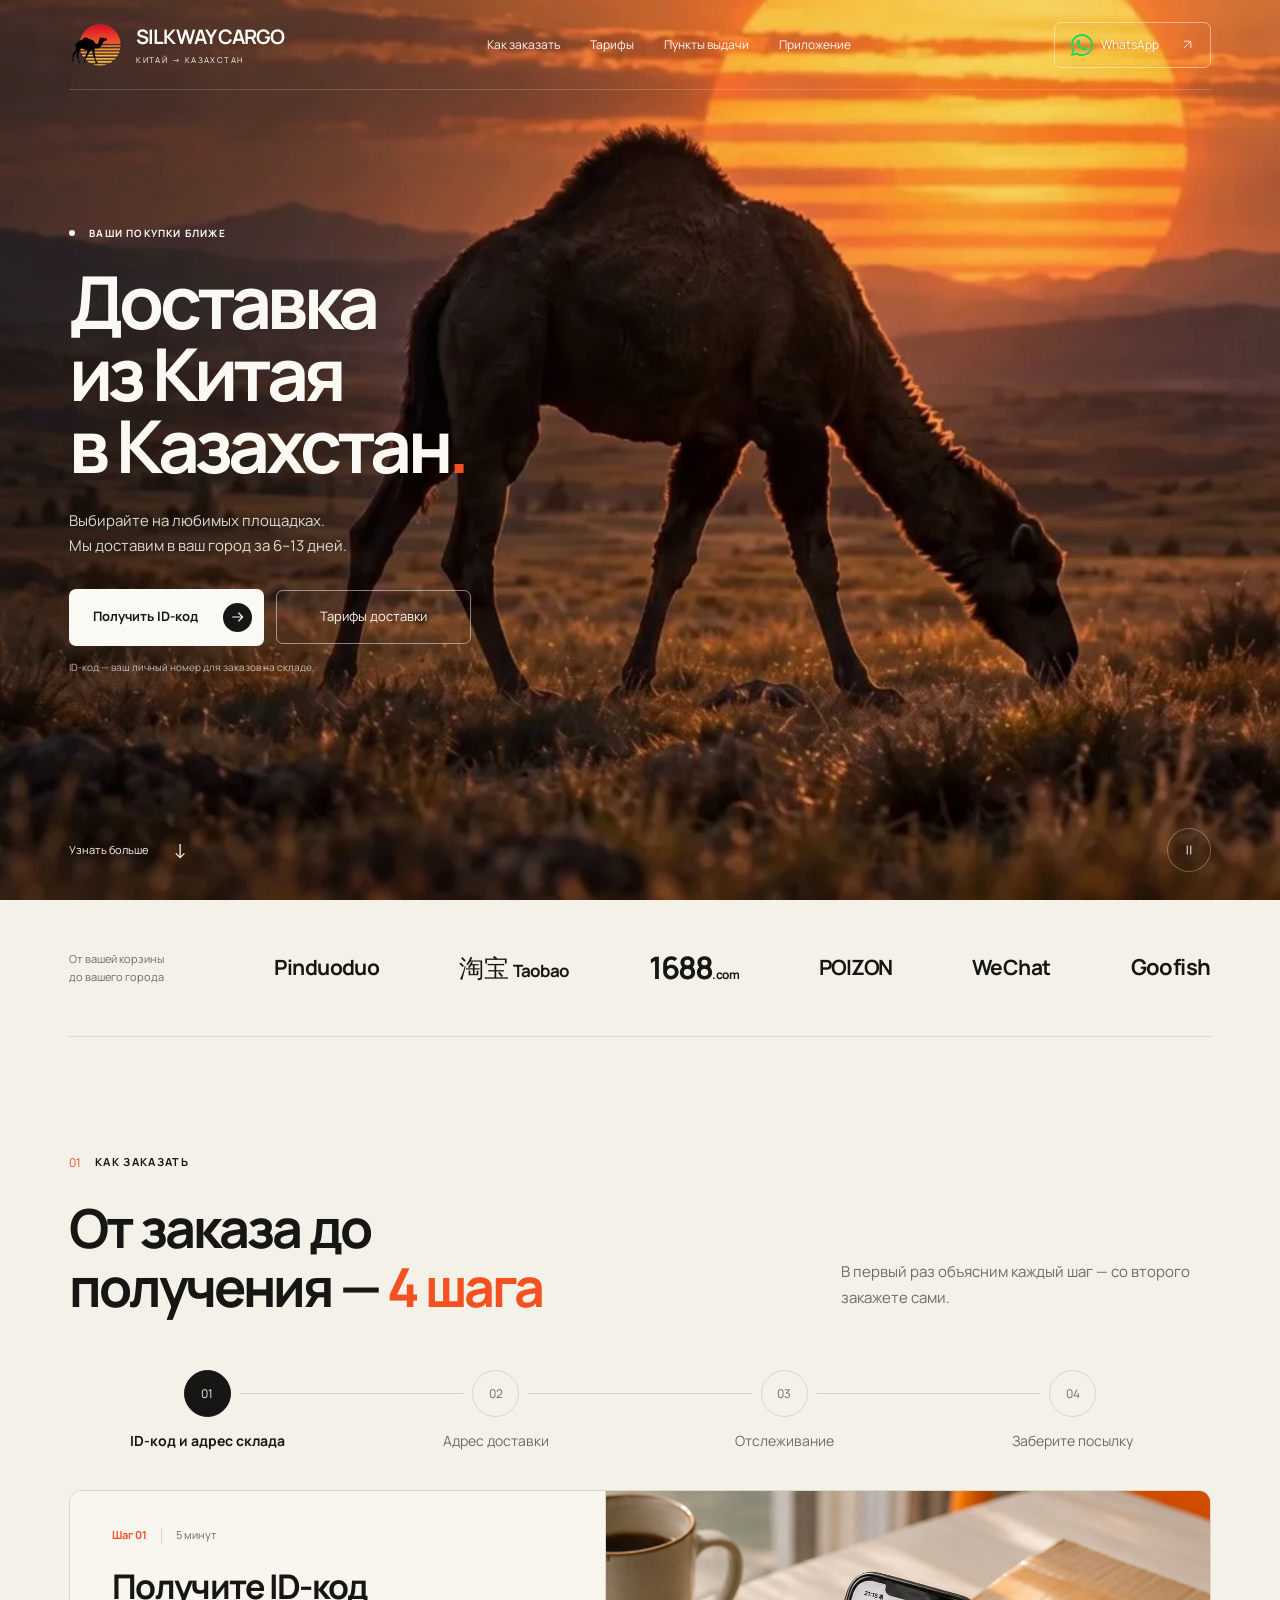
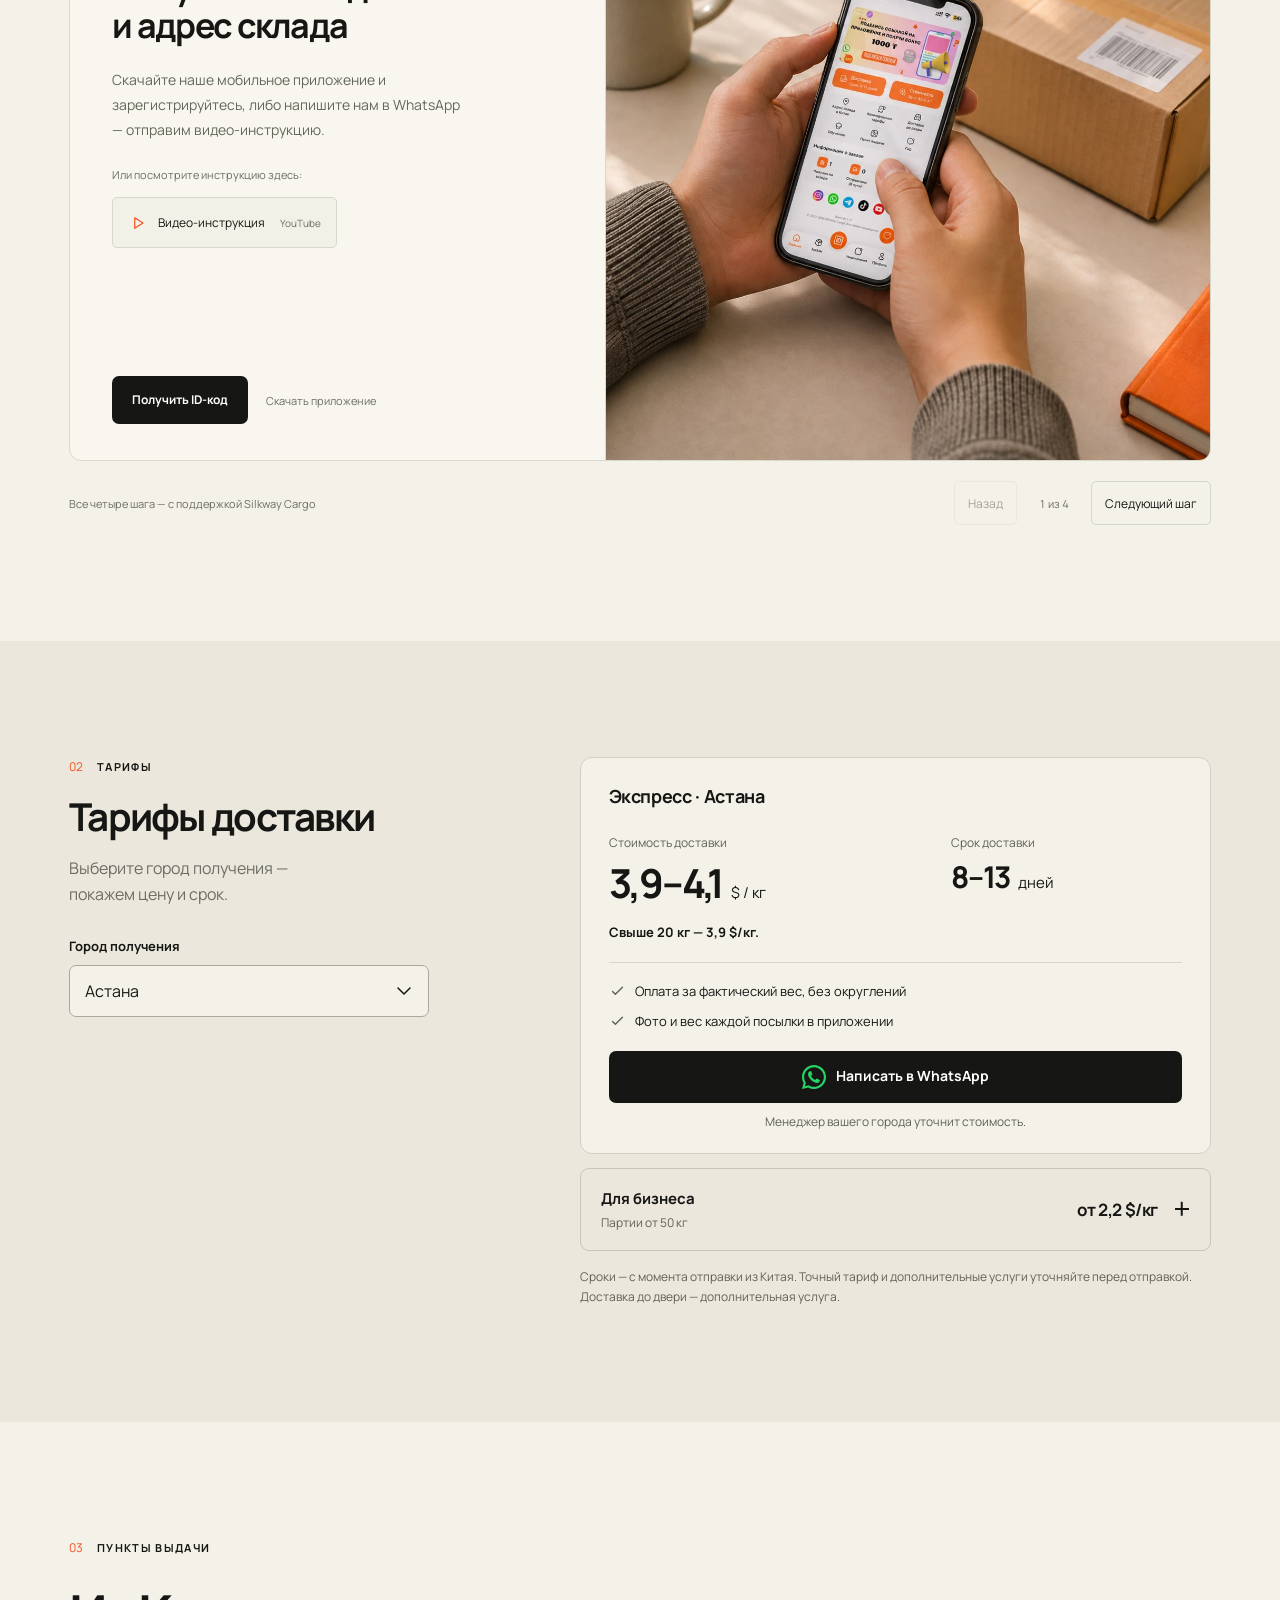
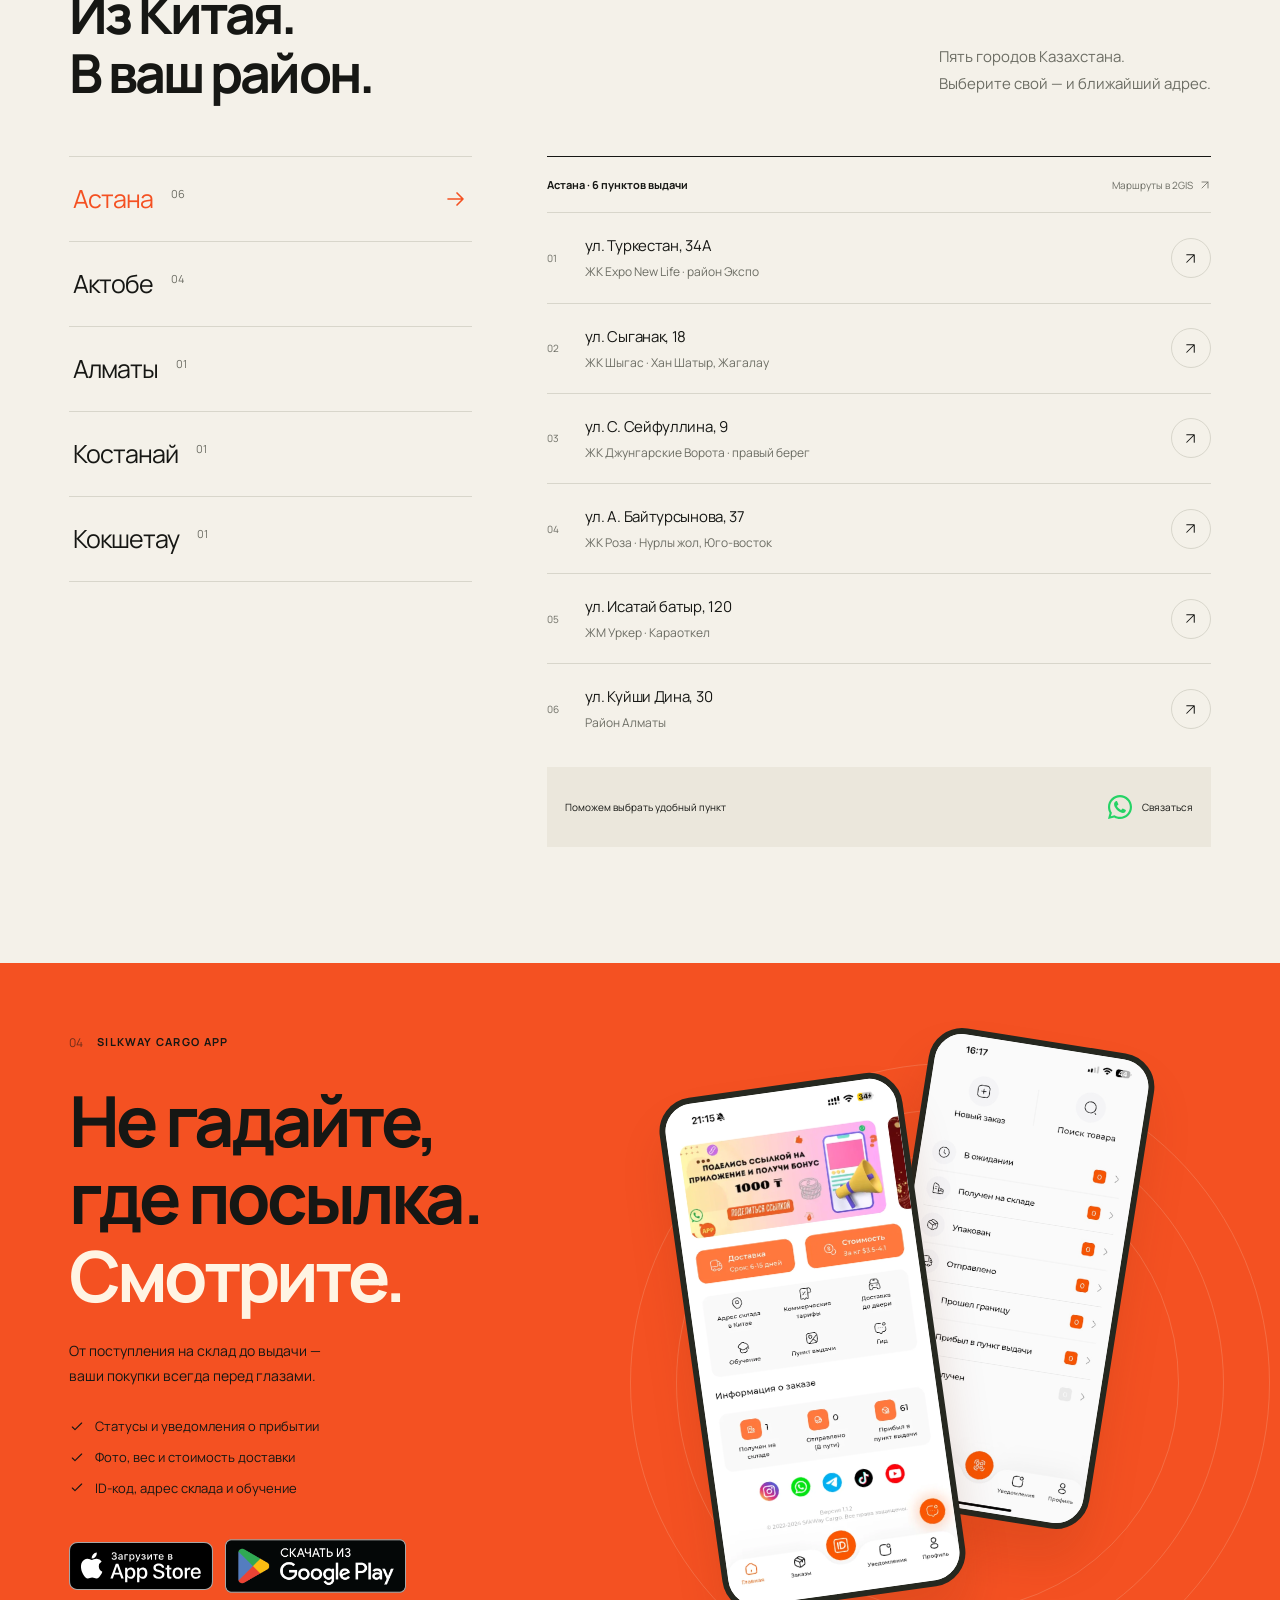
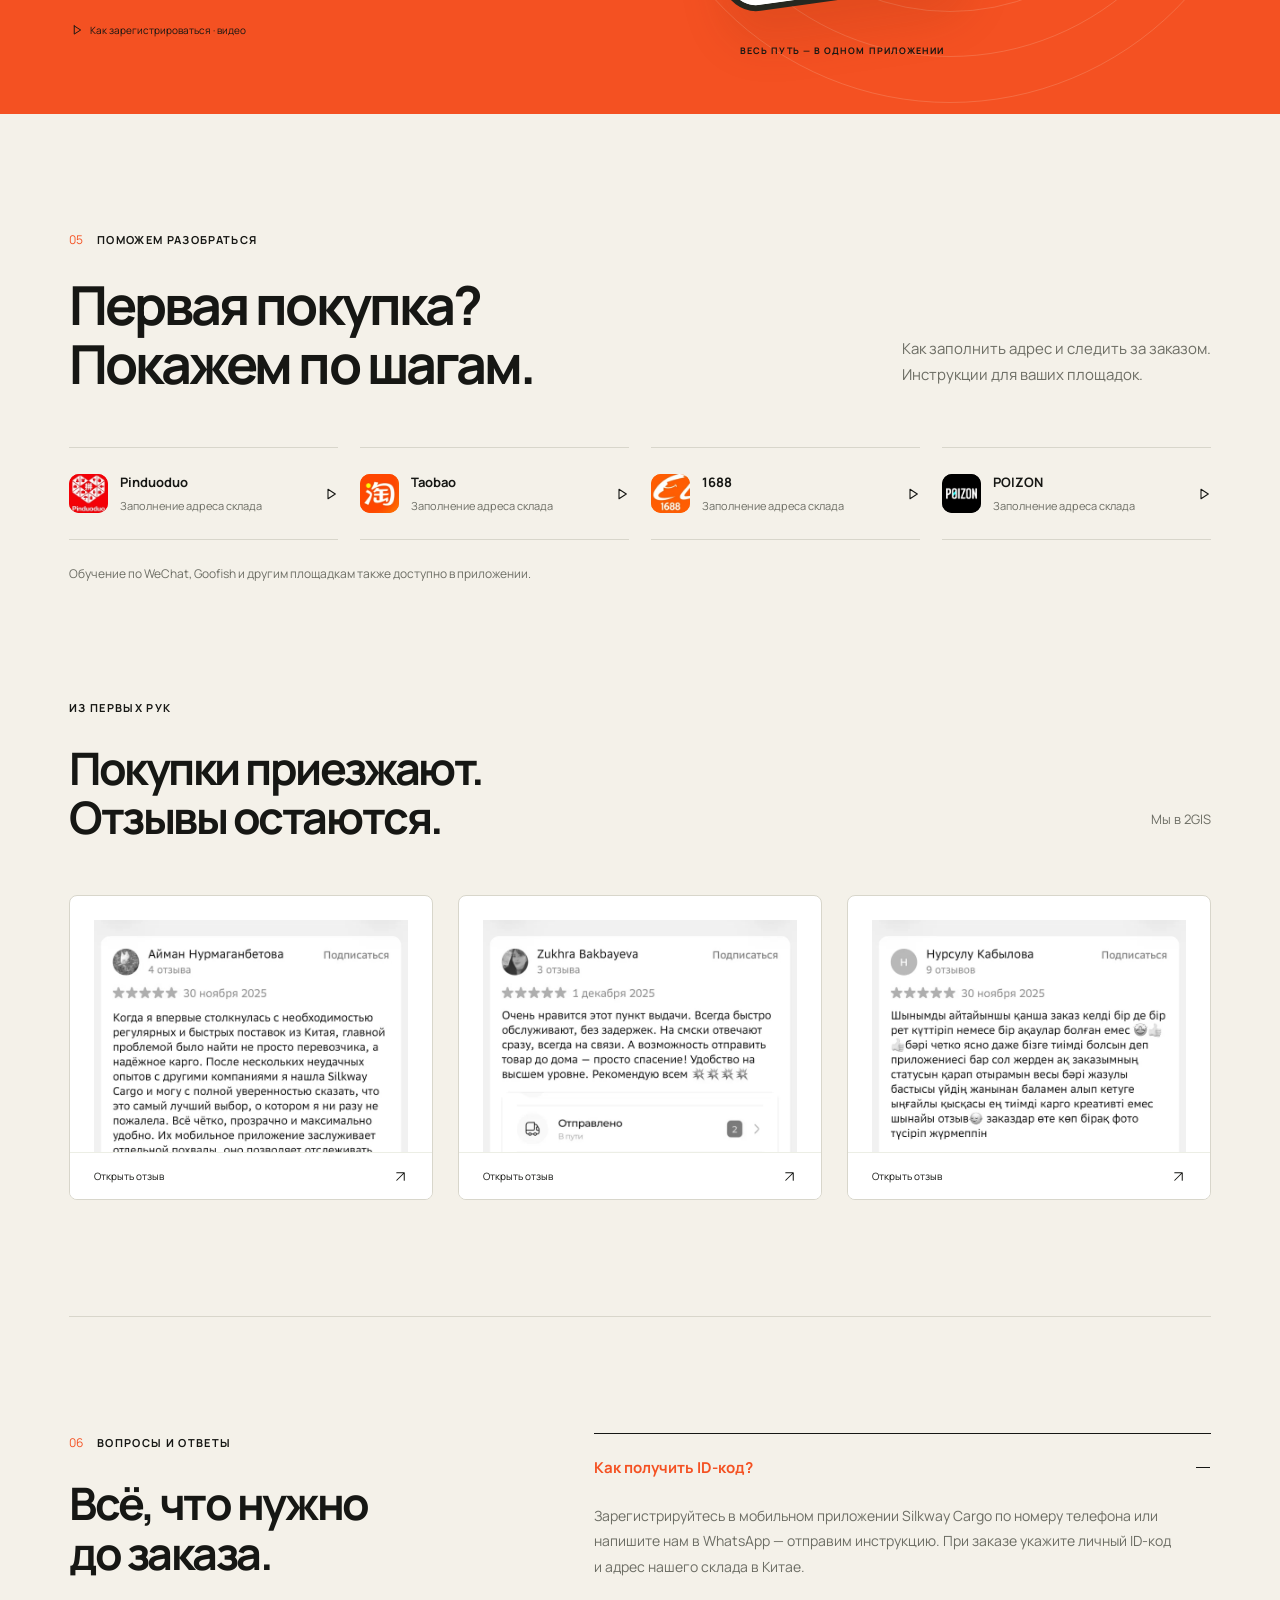
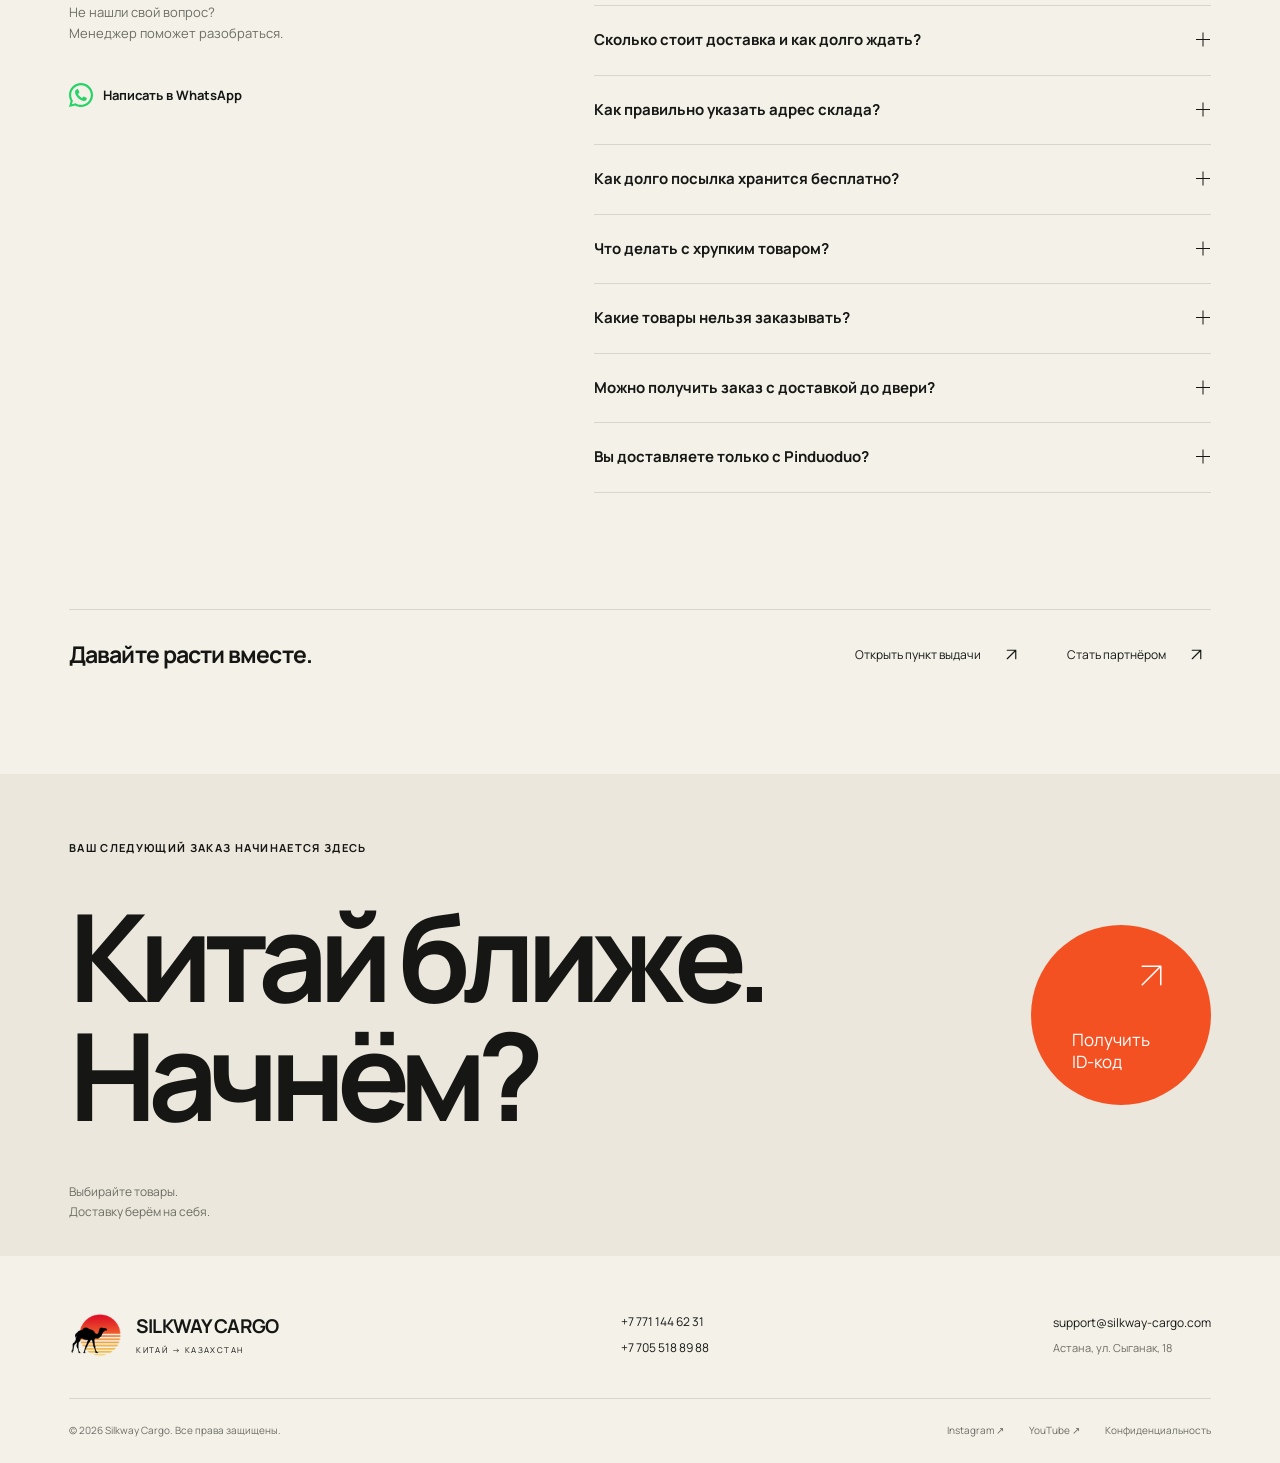
<file: index.html>
<!doctype html>
<html lang="ru">
<head>
  <meta charset="utf-8">
  <meta name="viewport" content="width=device-width, initial-scale=1">
  <meta name="theme-color" content="#f2efe6">
  <meta name="robots" content="noindex, follow">
  <title>Доставка посылок из Китая в Казахстан | Silkway Cargo</title>
  <meta name="description" content="Доставка заказов с Pinduoduo, Taobao, 1688 и POIZON. Тарифы, получение ID-кода и 13 пунктов выдачи Silkway Cargo в пяти городах Казахстана.">
  <link rel="canonical" href="https://silkway-cargo.com/">
  <meta property="og:type" content="website">
  <meta property="og:site_name" content="Silkway Cargo">
  <meta property="og:locale" content="ru_KZ">
  <meta property="og:url" content="https://ruslando123.github.io/Silkway_Cargo_preview/">
  <meta property="og:title" content="Доставка посылок из Китая в Казахстан | Silkway Cargo">
  <meta property="og:description" content="Доставка заказов с Pinduoduo, Taobao, 1688 и POIZON. Тарифы, получение ID-кода и 13 пунктов выдачи Silkway Cargo в пяти городах Казахстана.">
  <meta property="og:image" content="https://ruslando123.github.io/Silkway_Cargo_preview/assets/hero-desktop-end.webp">
  <meta property="og:image:type" content="image/webp">
  <meta property="og:image:width" content="1600">
  <meta property="og:image:height" content="900">
  <meta property="og:image:alt" content="Силуэт верблюда на фоне заката, иллюстрация Silkway Cargo">
  <meta name="twitter:card" content="summary_large_image">
  <script type="application/ld+json">
{
  "@context": "https://schema.org",
  "@graph": [
    {
      "@type": "WebSite",
      "@id": "https://silkway-cargo.com/#website",
      "url": "https://silkway-cargo.com/",
      "name": "Silkway Cargo",
      "inLanguage": "ru",
      "publisher": {
        "@id": "https://silkway-cargo.com/#organization"
      }
    },
    {
      "@type": "Organization",
      "@id": "https://silkway-cargo.com/#organization",
      "name": "Silkway Cargo",
      "url": "https://silkway-cargo.com/",
      "telephone": "+77711446231",
      "email": "support@silkway-cargo.com",
      "address": {
        "@type": "PostalAddress",
        "streetAddress": "ул. Сыганак, 18",
        "addressLocality": "Астана",
        "addressCountry": "KZ"
      },
      "sameAs": [
        "https://www.instagram.com/silkway.cargo.astana",
        "https://www.youtube.com/@SilkwayAktobe"
      ]
    },
    {
      "@type": "Service",
      "@id": "https://silkway-cargo.com/#delivery",
      "name": "Доставка посылок из Китая в Казахстан",
      "serviceType": "Доставка покупок с китайских маркетплейсов",
      "provider": {
        "@id": "https://silkway-cargo.com/#organization"
      },
      "areaServed": [
        {
          "@type": "City",
          "name": "Астана"
        },
        {
          "@type": "City",
          "name": "Актобе"
        },
        {
          "@type": "City",
          "name": "Алматы"
        },
        {
          "@type": "City",
          "name": "Костанай"
        },
        {
          "@type": "City",
          "name": "Кокшетау"
        }
      ]
    },
    {
      "@type": "LocalBusiness",
      "@id": "https://silkway-cargo.com/#pickup-astana-1",
      "name": "Silkway Cargo",
      "address": {
        "@type": "PostalAddress",
        "streetAddress": "ул. Туркестан, 34А",
        "addressLocality": "Астана",
        "addressCountry": "KZ"
      },
      "hasMap": "https://2gis.kz/astana/geo/70000001111802231",
      "parentOrganization": {
        "@id": "https://silkway-cargo.com/#organization"
      }
    },
    {
      "@type": "LocalBusiness",
      "@id": "https://silkway-cargo.com/#pickup-astana-2",
      "name": "Silkway Cargo",
      "address": {
        "@type": "PostalAddress",
        "streetAddress": "ул. Сыганак, 18",
        "addressLocality": "Астана",
        "addressCountry": "KZ"
      },
      "hasMap": "https://2gis.kz/astana/geo/70000001097850450",
      "parentOrganization": {
        "@id": "https://silkway-cargo.com/#organization"
      }
    },
    {
      "@type": "LocalBusiness",
      "@id": "https://silkway-cargo.com/#pickup-astana-3",
      "name": "Silkway Cargo",
      "address": {
        "@type": "PostalAddress",
        "streetAddress": "ул. С. Сейфуллина, 9",
        "addressLocality": "Астана",
        "addressCountry": "KZ"
      },
      "hasMap": "https://2gis.kz/astana/geo/70000001104173587",
      "parentOrganization": {
        "@id": "https://silkway-cargo.com/#organization"
      }
    },
    {
      "@type": "LocalBusiness",
      "@id": "https://silkway-cargo.com/#pickup-astana-4",
      "name": "Silkway Cargo",
      "address": {
        "@type": "PostalAddress",
        "streetAddress": "ул. А. Байтурсынова, 37",
        "addressLocality": "Астана",
        "addressCountry": "KZ"
      },
      "hasMap": "https://2gis.kz/astana/geo/70000001104519277",
      "parentOrganization": {
        "@id": "https://silkway-cargo.com/#organization"
      }
    },
    {
      "@type": "LocalBusiness",
      "@id": "https://silkway-cargo.com/#pickup-astana-5",
      "name": "Silkway Cargo",
      "address": {
        "@type": "PostalAddress",
        "streetAddress": "ул. Исатай батыр, 120",
        "addressLocality": "Астана",
        "addressCountry": "KZ"
      },
      "hasMap": "https://2gis.kz/astana/geo/70000001113302905",
      "parentOrganization": {
        "@id": "https://silkway-cargo.com/#organization"
      }
    },
    {
      "@type": "LocalBusiness",
      "@id": "https://silkway-cargo.com/#pickup-astana-6",
      "name": "Silkway Cargo",
      "address": {
        "@type": "PostalAddress",
        "streetAddress": "ул. Куйши Дина, 30",
        "addressLocality": "Астана",
        "addressCountry": "KZ"
      },
      "hasMap": "https://2gis.kz/astana/geo/70000001118061635",
      "parentOrganization": {
        "@id": "https://silkway-cargo.com/#organization"
      }
    },
    {
      "@type": "LocalBusiness",
      "@id": "https://silkway-cargo.com/#pickup-aktobe-1",
      "name": "Silkway Cargo",
      "address": {
        "@type": "PostalAddress",
        "streetAddress": "проспект Абилкайыр-хана, 23",
        "addressLocality": "Актобе",
        "addressCountry": "KZ"
      },
      "hasMap": "https://2gis.kz/aktobe/geo/70000001084248048",
      "parentOrganization": {
        "@id": "https://silkway-cargo.com/#organization"
      }
    },
    {
      "@type": "LocalBusiness",
      "@id": "https://silkway-cargo.com/#pickup-aktobe-2",
      "name": "Silkway Cargo",
      "address": {
        "@type": "PostalAddress",
        "streetAddress": "11-й микрорайон, 76",
        "addressLocality": "Актобе",
        "addressCountry": "KZ"
      },
      "hasMap": "https://2gis.kz/aktobe/geo/70000001112466066",
      "parentOrganization": {
        "@id": "https://silkway-cargo.com/#organization"
      }
    },
    {
      "@type": "LocalBusiness",
      "@id": "https://silkway-cargo.com/#pickup-aktobe-3",
      "name": "Silkway Cargo",
      "address": {
        "@type": "PostalAddress",
        "streetAddress": "ул. Мустафа Шокая, 48В, корпус 2",
        "addressLocality": "Актобе",
        "addressCountry": "KZ"
      },
      "hasMap": "https://2gis.kz/aktobe/geo/70000001094159286",
      "parentOrganization": {
        "@id": "https://silkway-cargo.com/#organization"
      }
    },
    {
      "@type": "LocalBusiness",
      "@id": "https://silkway-cargo.com/#pickup-aktobe-4",
      "name": "Silkway Cargo",
      "address": {
        "@type": "PostalAddress",
        "streetAddress": "ул. Сартай Батыра, ЖМ Коктем, 84А",
        "addressLocality": "Актобе",
        "addressCountry": "KZ"
      },
      "hasMap": "https://2gis.kz/aktobe/geo/70000001089013862",
      "parentOrganization": {
        "@id": "https://silkway-cargo.com/#organization"
      }
    },
    {
      "@type": "LocalBusiness",
      "@id": "https://silkway-cargo.com/#pickup-almaty-1",
      "name": "Silkway Cargo",
      "address": {
        "@type": "PostalAddress",
        "streetAddress": "микрорайон Мамыр-4, 165",
        "addressLocality": "Алматы",
        "addressCountry": "KZ"
      },
      "hasMap": "https://2gis.kz/almaty/geo/70000001099972687",
      "parentOrganization": {
        "@id": "https://silkway-cargo.com/#organization"
      }
    },
    {
      "@type": "LocalBusiness",
      "@id": "https://silkway-cargo.com/#pickup-kostanay-1",
      "name": "Silkway Cargo",
      "address": {
        "@type": "PostalAddress",
        "streetAddress": "Соколовский проезд, 31/3",
        "addressLocality": "Костанай",
        "addressCountry": "KZ"
      },
      "hasMap": "https://2gis.kz/kostanay/geo/70030076164904257",
      "parentOrganization": {
        "@id": "https://silkway-cargo.com/#organization"
      }
    },
    {
      "@type": "LocalBusiness",
      "@id": "https://silkway-cargo.com/#pickup-kokshetau-1",
      "name": "Silkway Cargo",
      "address": {
        "@type": "PostalAddress",
        "streetAddress": "ул. А. Байтурсынова, 69/3",
        "addressLocality": "Кокшетау",
        "addressCountry": "KZ"
      },
      "hasMap": "https://2gis.kz/kokshetau/geo/70030076350328635",
      "parentOrganization": {
        "@id": "https://silkway-cargo.com/#organization"
      }
    }
  ]
}
  </script>
  <link rel="icon" href="assets/logo.png" type="image/png">
  <link rel="preload" href="assets/manrope-regular.ttf" as="font" type="font/ttf" crossorigin>
  <link rel="stylesheet" href="styles.css">
  <script src="app.js" defer></script>
</head>
<body>
  <a class="skip-link" href="#main">Перейти к содержанию</a>
  <svg class="svg-library" xmlns="http://www.w3.org/2000/svg" aria-hidden="true"><defs>
    <symbol id="i-arrow" viewBox="0 0 24 24"><path d="M4 12h15m-6-6 6 6-6 6"/></symbol>
    <symbol id="i-up-right" viewBox="0 0 24 24"><path d="M6 18 18 6M6 6h12v12"/></symbol>
    <symbol id="i-pin" viewBox="0 0 24 24"><path d="M20 10c0 6-8 11-8 11S4 16 4 10a8 8 0 1 1 16 0Z"/><circle cx="12" cy="10" r="2.5"/></symbol>
    <symbol id="i-box" viewBox="0 0 24 24"><path d="m12 3 9 5v9l-9 5-9-5V8l9-5Zm0 9 9-4M12 12 3 8m9 4v10M7.5 5.5l9 5"/></symbol>
    <symbol id="i-check" viewBox="0 0 24 24"><path d="m5 12 4 4L19 6"/></symbol>
    <symbol id="i-phone" viewBox="0 0 24 24"><rect x="6" y="2" width="12" height="20" rx="3"/><path d="M10 18h4M10 5h4"/></symbol>
    <symbol id="i-play" viewBox="0 0 24 24"><path d="m9 5 11 7-11 7V5Z"/></symbol>
    <symbol id="i-pause" viewBox="0 0 24 24"><path d="M9 5v14M15 5v14"/></symbol>
    <symbol id="i-replay" viewBox="0 0 24 24"><path d="M4 10a8 8 0 1 1 1 7M4 4v6h6"/></symbol>
    <symbol id="i-close" viewBox="0 0 24 24"><path d="m6 6 12 12M6 18 18 6"/></symbol>
  </defs></svg>

  <header class="site-header" id="site-header">
    <a class="brand" href="#top" aria-label="Silkway Cargo — на главную"><img src="assets/logo.png" width="54" height="54" alt=""><span>SILKWAY CARGO<small>КИТАЙ → КАЗАХСТАН</small></span></a>
    <nav class="desktop-nav" aria-label="Основная навигация"><a href="#how-it-works">Как заказать</a><a href="#rates">Тарифы</a><a href="#locations">Пункты выдачи</a><a href="#app">Приложение</a></nav>
    <button class="header-contact" data-contact="consultation"><img class="whatsapp-icon" src="assets/whatsapp.svg" width="24" height="24" alt="" aria-hidden="true">WhatsApp<svg class="small-arrow"><use href="#i-up-right"/></svg></button>
    <button class="menu-toggle" id="menu-toggle" aria-label="Открыть меню" aria-expanded="false" aria-controls="mobile-menu"><span></span><span></span></button>
  </header>
  <nav class="mobile-menu" id="mobile-menu" aria-label="Мобильная навигация" hidden><a href="#how-it-works">Как заказать <span>01</span></a><a href="#rates">Тарифы <span>02</span></a><a href="#locations">Пункты выдачи <span>03</span></a><a href="#app">Приложение <span>04</span></a><a href="#faq">Вопросы <span>05</span></a><button class="button button-dark" data-contact="id">Получить ID-код <svg><use href="#i-arrow"/></svg></button></nav>

  <main id="main">
    <section class="hero" id="top" aria-labelledby="hero-title">
      <video id="hero-video" class="hero-video" muted playsinline preload="metadata" aria-hidden="true" poster="assets/hero-desktop-start.webp" data-desktop="assets/hero-desktop.mp4" data-mobile="assets/hero-mobile.mp4"></video>
      <div class="hero-shade"></div>
      <div class="hero-copy">
        <p class="eyebrow hero-eyebrow"><span class="status-dot"></span>Ваши покупки ближе</p>
        <h1 id="hero-title">Доставка<br>из Китая<br>в Казахстан<span class="period">.</span></h1>
        <p class="hero-description">Выбирайте на любимых площадках.<br>Мы доставим в ваш город за 6–13 дней.</p>
        <div class="hero-actions"><button class="button button-hero" data-contact="id">Получить ID-код <span class="button-icon"><svg><use href="#i-arrow"/></svg></span></button><a class="button button-hero-outline" href="#rates">Тарифы доставки</a></div>
        <p class="hero-help">ID-код — ваш личный номер для заказов на складе.</p>
      </div>
      <div class="hero-bottom"><a href="#how-it-works" class="hero-scroll">Узнать больше <span>↓</span></a><button class="video-control" id="video-control" aria-label="Приостановить анимацию"><svg><use href="#i-pause"/></svg></button></div>
    </section>

    <div class="marketplaces container" aria-label="Поддерживаемые маркетплейсы"><p>От вашей корзины<br>до вашего города</p><div class="marketplace-names"><span class="mp-pdd">Pinduoduo</span><span class="mp-taobao">淘宝 <b>Taobao</b></span><span class="mp-1688">1688<span>.com</span></span><span class="mp-poizon">POIZON</span><span class="mp-wechat">WeChat</span><span class="mp-goofish">Goofish</span></div></div>

    <section class="section container how-section" id="how-it-works">
      <div class="section-heading"><div><p class="eyebrow"><span class="section-index">01</span>Как заказать</p><h2>От заказа до<br>получения — <span class="journey-heading-accent">4 шага</span></h2></div><p class="section-intro">В первый раз объясним каждый шаг — со второго закажете сами.</p></div>
      <div class="journey" id="order-journey" data-stage="1">
        <div class="journey-tabs" role="tablist" aria-label="Четыре шага доставки">
          <span class="journey-rail" aria-hidden="true"><span></span></span>
          <button id="journey-tab-1" class="journey-tab" role="tab" aria-selected="true" aria-controls="journey-panel-1" tabindex="0" data-journey-step="1"><span class="journey-tab-number">01</span><span class="journey-tab-name"><span class="journey-name-long">ID-код и адрес склада</span><span class="journey-name-short">ID-код</span></span></button>
          <button id="journey-tab-2" class="journey-tab" role="tab" aria-selected="false" aria-controls="journey-panel-2" tabindex="-1" data-journey-step="2"><span class="journey-tab-number">02</span><span class="journey-tab-name"><span class="journey-name-long">Адрес доставки</span><span class="journey-name-short">Адрес</span></span></button>
          <button id="journey-tab-3" class="journey-tab" role="tab" aria-selected="false" aria-controls="journey-panel-3" tabindex="-1" data-journey-step="3"><span class="journey-tab-number">03</span><span class="journey-tab-name"><span class="journey-name-long">Отслеживание</span><span class="journey-name-short">Посылка</span></span></button>
          <button id="journey-tab-4" class="journey-tab" role="tab" aria-selected="false" aria-controls="journey-panel-4" tabindex="-1" data-journey-step="4"><span class="journey-tab-number">04</span><span class="journey-tab-name"><span class="journey-name-long">Заберите посылку</span><span class="journey-name-short">Получение</span></span></button>
        </div>
        <div class="journey-workspace">
          <div class="journey-panels">
            <div class="journey-panel" id="journey-panel-1" role="tabpanel" aria-labelledby="journey-tab-1" tabindex="0">
              <p class="journey-kicker">Шаг 01 <span>5 минут</span></p><h3>Получите ID-код<br>и адрес склада</h3><p>Скачайте наше мобильное приложение и зарегистрируйтесь, либо напишите нам в WhatsApp — отправим видео-инструкцию.</p><div class="journey-guide-links"><p>Или посмотрите инструкцию здесь:</p><a class="journey-video" href="https://www.youtube.com/watch?v=5riDJx6b1Ic" target="_blank" rel="noopener"><svg aria-hidden="true"><use href="#i-play"/></svg><span>Видео-инструкция <small>YouTube</small></span></a></div><div class="journey-actions"><button class="button button-dark" data-contact="id">Получить ID-код</button><a href="#app">Скачать приложение</a></div>
            </div>
            <div class="journey-panel" id="journey-panel-2" role="tabpanel" aria-labelledby="journey-tab-2" tabindex="0" hidden>
              <p class="journey-kicker">Шаг 02 <span>Адрес доставки</span></p><h3>Укажите наш адрес<br>склада в Китае</h3><p>Заказываете на Pinduoduo, 1688, Taobao и др. — заполняете наш склад в Китае как адрес доставки.</p><div class="journey-takeaway journey-takeaway-important"><p><strong>После заполнения адреса отправьте скриншот менеджеру своего города на проверку.</strong></p></div><div class="journey-guide-links"><p>Инструкции по заполнению адресов:</p><div class="journey-platforms"><a href="https://www.youtube.com/watch?v=_Js7fh0JNBo" target="_blank" rel="noopener"><img src="assets/pinduoduo.webp" width="26" height="26" alt=""><span>Pinduoduo</span><svg aria-hidden="true"><use href="#i-play"/></svg></a><a href="https://youtube.com/shorts/nomu9IcNDw0?feature=share" target="_blank" rel="noopener"><img src="assets/1688.webp" width="26" height="26" alt=""><span>1688</span><svg aria-hidden="true"><use href="#i-play"/></svg></a><a href="https://youtu.be/FHZQFMuEfsw?si=XqHkfyuQB3CRoHi7" target="_blank" rel="noopener"><img src="assets/taobao.webp" width="26" height="26" alt=""><span>Taobao</span><svg aria-hidden="true"><use href="#i-play"/></svg></a><a href="https://youtube.com/shorts/UEbR7PHoIVU?si=EAlEC71KyxlOlLpX" target="_blank" rel="noopener"><img src="assets/poizon.webp" width="26" height="26" alt=""><span>POIZON</span><svg aria-hidden="true"><use href="#i-play"/></svg></a></div></div><div class="journey-actions"><button class="button button-dark" data-contact="address">Проверить адрес</button></div>
            </div>
            <div class="journey-panel" id="journey-panel-3" role="tabpanel" aria-labelledby="journey-tab-3" tabindex="0" hidden>
              <p class="journey-kicker">Шаг 03 <span>Китай → Казахстан</span></p><h3>Отслеживайте<br>в приложении</h3><p>Видите статус посылки, фото товара и итоговую стоимость доставки в приложении Silkway Cargo. Все ваши заказы добавляются в приложение автоматически. Или сами введите трек-код и следите за движением посылки в режиме онлайн.</p><div class="journey-guide-links"><p>Инструкции как отслеживать:</p><div class="journey-platforms"><a href="https://www.youtube.com/watch?v=INCmiM727Vg" target="_blank" rel="noopener"><img src="assets/pinduoduo.webp" width="26" height="26" alt=""><span>Pinduoduo</span><svg aria-hidden="true"><use href="#i-play"/></svg></a><a href="https://youtube.com/shorts/6YaW_qdfzH8?feature=share" target="_blank" rel="noopener"><img src="assets/1688.webp" width="26" height="26" alt=""><span>1688</span><svg aria-hidden="true"><use href="#i-play"/></svg></a><a href="https://youtube.com/shorts/RqhKks-21js?feature=share" target="_blank" rel="noopener"><img src="assets/taobao.webp" width="26" height="26" alt=""><span>Taobao</span><svg aria-hidden="true"><use href="#i-play"/></svg></a><a href="https://youtube.com/shorts/M6IdeqJ4PvU?feature=share" target="_blank" rel="noopener"><img src="assets/poizon.webp" width="26" height="26" alt=""><span>POIZON</span><svg aria-hidden="true"><use href="#i-play"/></svg></a></div></div><div class="journey-actions"><a class="button button-dark" href="#app">Скачать приложение</a></div>
            </div>
            <div class="journey-panel" id="journey-panel-4" role="tabpanel" aria-labelledby="journey-tab-4" tabindex="0" hidden>
              <p class="journey-kicker">Шаг 04 <span>Покупка у вас</span></p><h3>Забираете<br>в удобном пункте</h3><p>Выберите ближайший пункт Silkway Cargo. Наши филиалы расположены в доступных районах города и работают ежедневно для вашего комфорта.</p><div class="journey-takeaway"><span>Рядом с вами</span><p>Астана, Алматы, Актобе, Костанай и Кокшетау. Адреса и маршруты — ниже на странице.</p></div><div class="journey-actions"><a class="button button-dark" href="#locations">Выбрать пункт выдачи</a><button data-contact="consultation">Уточнить получение</button></div>
            </div>
          </div>
          <div class="journey-art journey-art-photo" role="img" aria-label="Регистрация в приложении и получение личного ID-кода" id="journey-art">
            <img class="journey-photo is-active" src="assets/step-1-registration.webp" width="1440" height="1080" alt="" aria-hidden="true" loading="lazy" decoding="async" data-step-photo="1">
            <img class="journey-photo" src="assets/step-2-warehouse-address.webp" width="1440" height="1080" alt="" aria-hidden="true" loading="lazy" decoding="async" data-step-photo="2">
            <img class="journey-photo" src="assets/step-3-parcel-tracking.webp" width="1440" height="1080" alt="" aria-hidden="true" loading="lazy" decoding="async" data-step-photo="3">
            <img class="journey-photo" src="assets/step-4-pickup.webp" width="1440" height="1080" alt="" aria-hidden="true" loading="lazy" decoding="async" data-step-photo="4">
          </div>
        </div>
        <div class="journey-footer"><span>Все четыре шага — с поддержкой Silkway Cargo</span><div class="journey-navigation"><button id="journey-prev" aria-label="Предыдущий шаг" disabled>Назад</button><span id="journey-current" aria-live="polite" aria-atomic="true">1 из 4</span><button id="journey-next" aria-label="Следующий шаг">Следующий шаг</button></div></div>
      </div>
    </section>

    <section class="rates-section section" id="rates" aria-labelledby="tariffs-title"><div class="container tariffs-layout">
      <div class="tariffs-intro">
        <p class="eyebrow"><span class="section-index">02</span>Тарифы</p>
        <h2 id="tariffs-title">Тарифы доставки</h2>
        <p>Выберите город получения —<br class="tariffs-desktop-break"> покажем цену и срок.</p>
        <label class="tariff-city-label" id="tariff-city-label" for="tariff-city">Город получения</label>
        <div class="tariff-city-picker" id="tariff-city-picker">
          <button id="tariff-city" class="tariff-city" type="button" aria-haspopup="listbox" aria-expanded="false" aria-controls="tariff-city-options" aria-labelledby="tariff-city-label tariff-city-value"><span id="tariff-city-value">Астана</span><svg viewBox="0 0 16 10" aria-hidden="true"><path d="m2 2 6 6 6-6"/></svg></button>
          <ul id="tariff-city-options" class="tariff-city-options" role="listbox" aria-labelledby="tariff-city-label" hidden>
            <li id="tariff-option-astana" role="option" aria-selected="true" tabindex="-1" data-tariff-city="astana"><span>Астана</span><svg aria-hidden="true"><use href="#i-check"/></svg></li>
            <li id="tariff-option-almaty" role="option" aria-selected="false" tabindex="-1" data-tariff-city="almaty"><span>Алматы</span><svg aria-hidden="true"><use href="#i-check"/></svg></li>
            <li id="tariff-option-aktobe" role="option" aria-selected="false" tabindex="-1" data-tariff-city="aktobe"><span>Актобе</span><svg aria-hidden="true"><use href="#i-check"/></svg></li>
            <li id="tariff-option-kostanay" role="option" aria-selected="false" tabindex="-1" data-tariff-city="kostanay"><span>Костанай</span><svg aria-hidden="true"><use href="#i-check"/></svg></li>
            <li id="tariff-option-kokshetau" role="option" aria-selected="false" tabindex="-1" data-tariff-city="kokshetau"><span>Кокшетау</span><svg aria-hidden="true"><use href="#i-check"/></svg></li>
          </ul>
        </div>
      </div>
      <div class="tariffs-options">
        <article class="tariff-card" aria-labelledby="tariff-express-title">
          <div id="tariff-result" aria-live="polite" aria-atomic="true">
            <h3 id="tariff-express-title">Экспресс · Астана</h3>
            <div class="tariff-metrics">
              <div><span class="tariff-metric-label">Стоимость доставки</span><p class="tariff-cost"><strong id="tariff-price">3,9–4,1</strong><span>$ / кг</span></p></div>
              <div><span class="tariff-metric-label">Срок доставки</span><p class="tariff-duration"><strong id="tariff-days">8–13</strong><span>дней</span></p></div>
            </div>
            <p class="tariff-condition" id="tariff-condition">Свыше 20 кг — 3,9 $/кг.</p>
          </div>
          <ul class="tariff-facts"><li><svg aria-hidden="true"><use href="#i-check"/></svg>Оплата за фактический вес, без округлений</li><li><svg aria-hidden="true"><use href="#i-check"/></svg>Фото и вес каждой посылки в приложении</li></ul>
          <a id="tariff-contact" class="button button-dark tariff-contact" href="https://wa.me/77711446231" target="_blank" rel="noopener"><img class="whatsapp-icon" src="assets/whatsapp.svg" width="24" height="24" alt="" aria-hidden="true">Написать в WhatsApp</a>
          <p class="tariff-office">Менеджер вашего города уточнит стоимость.</p>
        </article>
        <details class="tariff-business">
          <summary><span><strong>Для бизнеса</strong><small>Партии от 50 кг</small></span><span class="tariff-business-price">от 2,2 $/кг</span><span class="tariff-disclosure" aria-hidden="true"></span></summary>
          <div class="tariff-business-content"><p><strong>8–15 дней.</strong> Ставка зависит от плотности груза. Условия для вашей партии уточните у менеджера.</p><a id="tariff-business-contact" class="button tariff-business-contact" href="https://wa.me/77711446231" target="_blank" rel="noopener"><img class="whatsapp-icon" src="assets/whatsapp.svg" width="24" height="24" alt="" aria-hidden="true">Обсудить доставку</a></div>
        </details>
        <p class="tariff-footnote">Сроки — с момента отправки из Китая. Точный тариф и дополнительные услуги уточняйте перед отправкой.<span id="tariff-door"> Доставка до двери — дополнительная услуга.</span></p>
      </div>
    </div></section>

    <section class="section container locations-section" id="locations"><div class="section-heading"><div><p class="eyebrow"><span class="section-index">03</span>Пункты выдачи</p><h2>Из Китая.<br>В ваш район.</h2></div><p class="section-intro">Пять городов Казахстана.<br>Выберите свой — и ближайший адрес.</p></div><div class="locations-layout"><div class="city-list" role="group" aria-label="Выберите город"><button class="active" data-city="astana" aria-pressed="true"><span>Астана</span><small>06</small><svg><use href="#i-arrow"/></svg></button><button data-city="aktobe" aria-pressed="false"><span>Актобе</span><small>04</small><svg><use href="#i-arrow"/></svg></button><button data-city="almaty" aria-pressed="false"><span>Алматы</span><small>01</small><svg><use href="#i-arrow"/></svg></button><button data-city="kostanay" aria-pressed="false"><span>Костанай</span><small>01</small><svg><use href="#i-arrow"/></svg></button><button data-city="kokshetau" aria-pressed="false"><span>Кокшетау</span><small>01</small><svg><use href="#i-arrow"/></svg></button></div><div class="pickup-panel"><div class="pickup-panel-heading"><p id="pickup-count">13 пунктов выдачи</p><span>Маршруты в 2GIS <svg><use href="#i-up-right"/></svg></span></div><div id="pickup-list" aria-live="polite">
            <section data-pickup-city="astana" aria-label="Пункты выдачи · Астана">
              <h3>Астана</h3>
              <a id="pickup-astana-1" class="pickup-row" href="https://2gis.kz/astana/geo/70000001111802231" target="_blank" rel="noopener" aria-label="Астана, ул. Туркестан, 34А — маршрут в 2GIS">
                <span class="pickup-number">01</span>
                <div><strong>ул. Туркестан, 34А</strong><small>ЖК Expo New Life · район Экспо</small></div>
                <span class="pickup-map"><svg aria-hidden="true"><use href="#i-up-right"/></svg></span>
              </a>
              <a id="pickup-astana-2" class="pickup-row" href="https://2gis.kz/astana/geo/70000001097850450" target="_blank" rel="noopener" aria-label="Астана, ул. Сыганак, 18 — маршрут в 2GIS">
                <span class="pickup-number">02</span>
                <div><strong>ул. Сыганак, 18</strong><small>ЖК Шыгас · Хан Шатыр, Жагалау</small></div>
                <span class="pickup-map"><svg aria-hidden="true"><use href="#i-up-right"/></svg></span>
              </a>
              <a id="pickup-astana-3" class="pickup-row" href="https://2gis.kz/astana/geo/70000001104173587" target="_blank" rel="noopener" aria-label="Астана, ул. С. Сейфуллина, 9 — маршрут в 2GIS">
                <span class="pickup-number">03</span>
                <div><strong>ул. С. Сейфуллина, 9</strong><small>ЖК Джунгарские Ворота · правый берег</small></div>
                <span class="pickup-map"><svg aria-hidden="true"><use href="#i-up-right"/></svg></span>
              </a>
              <a id="pickup-astana-4" class="pickup-row" href="https://2gis.kz/astana/geo/70000001104519277" target="_blank" rel="noopener" aria-label="Астана, ул. А. Байтурсынова, 37 — маршрут в 2GIS">
                <span class="pickup-number">04</span>
                <div><strong>ул. А. Байтурсынова, 37</strong><small>ЖК Роза · Нурлы жол, Юго-восток</small></div>
                <span class="pickup-map"><svg aria-hidden="true"><use href="#i-up-right"/></svg></span>
              </a>
              <a id="pickup-astana-5" class="pickup-row" href="https://2gis.kz/astana/geo/70000001113302905" target="_blank" rel="noopener" aria-label="Астана, ул. Исатай батыр, 120 — маршрут в 2GIS">
                <span class="pickup-number">05</span>
                <div><strong>ул. Исатай батыр, 120</strong><small>ЖМ Уркер · Караоткел</small></div>
                <span class="pickup-map"><svg aria-hidden="true"><use href="#i-up-right"/></svg></span>
              </a>
              <a id="pickup-astana-6" class="pickup-row" href="https://2gis.kz/astana/geo/70000001118061635" target="_blank" rel="noopener" aria-label="Астана, ул. Куйши Дина, 30 — маршрут в 2GIS">
                <span class="pickup-number">06</span>
                <div><strong>ул. Куйши Дина, 30</strong><small>Район Алматы</small></div>
                <span class="pickup-map"><svg aria-hidden="true"><use href="#i-up-right"/></svg></span>
              </a>
            </section>
            <section data-pickup-city="aktobe" aria-label="Пункты выдачи · Актобе">
              <h3>Актобе</h3>
              <a id="pickup-aktobe-1" class="pickup-row" href="https://2gis.kz/aktobe/geo/70000001084248048" target="_blank" rel="noopener" aria-label="Актобе, проспект Абилкайыр-хана, 23 — маршрут в 2GIS">
                <span class="pickup-number">01</span>
                <div><strong>проспект Абилкайыр-хана, 23</strong><small>Район Электрон</small></div>
                <span class="pickup-map"><svg aria-hidden="true"><use href="#i-up-right"/></svg></span>
              </a>
              <a id="pickup-aktobe-2" class="pickup-row" href="https://2gis.kz/aktobe/geo/70000001112466066" target="_blank" rel="noopener" aria-label="Актобе, 11-й микрорайон, 76 — маршрут в 2GIS">
                <span class="pickup-number">02</span>
                <div><strong>11-й микрорайон, 76</strong><small>Район 11-го микрорайона</small></div>
                <span class="pickup-map"><svg aria-hidden="true"><use href="#i-up-right"/></svg></span>
              </a>
              <a id="pickup-aktobe-3" class="pickup-row" href="https://2gis.kz/aktobe/geo/70000001094159286" target="_blank" rel="noopener" aria-label="Актобе, ул. Мустафа Шокая, 48В, корпус 2 — маршрут в 2GIS">
                <span class="pickup-number">03</span>
                <div><strong>ул. Мустафа Шокая, 48В, корпус 2</strong><small>Район Батыс 2</small></div>
                <span class="pickup-map"><svg aria-hidden="true"><use href="#i-up-right"/></svg></span>
              </a>
              <a id="pickup-aktobe-4" class="pickup-row" href="https://2gis.kz/aktobe/geo/70000001089013862" target="_blank" rel="noopener" aria-label="Актобе, ул. Сартай Батыра, ЖМ Коктем, 84А — маршрут в 2GIS">
                <span class="pickup-number">04</span>
                <div><strong>ул. Сартай Батыра, ЖМ Коктем, 84А</strong><small>Заречный · ТД Арман</small></div>
                <span class="pickup-map"><svg aria-hidden="true"><use href="#i-up-right"/></svg></span>
              </a>
            </section>
            <section data-pickup-city="almaty" aria-label="Пункты выдачи · Алматы">
              <h3>Алматы</h3>
              <a id="pickup-almaty-1" class="pickup-row" href="https://2gis.kz/almaty/geo/70000001099972687" target="_blank" rel="noopener" aria-label="Алматы, микрорайон Мамыр-4, 165 — маршрут в 2GIS">
                <span class="pickup-number">01</span>
                <div><strong>микрорайон Мамыр-4, 165</strong><small>Ауэзовский район</small></div>
                <span class="pickup-map"><svg aria-hidden="true"><use href="#i-up-right"/></svg></span>
              </a>
            </section>
            <section data-pickup-city="kostanay" aria-label="Пункты выдачи · Костанай">
              <h3>Костанай</h3>
              <a id="pickup-kostanay-1" class="pickup-row" href="https://2gis.kz/kostanay/geo/70030076164904257" target="_blank" rel="noopener" aria-label="Костанай, Соколовский проезд, 31/3 — маршрут в 2GIS">
                <span class="pickup-number">01</span>
                <div><strong>Соколовский проезд, 31/3</strong><small>Район КЖБИ</small></div>
                <span class="pickup-map"><svg aria-hidden="true"><use href="#i-up-right"/></svg></span>
              </a>
            </section>
            <section data-pickup-city="kokshetau" aria-label="Пункты выдачи · Кокшетау">
              <h3>Кокшетау</h3>
              <a id="pickup-kokshetau-1" class="pickup-row" href="https://2gis.kz/kokshetau/geo/70030076350328635" target="_blank" rel="noopener" aria-label="Кокшетау, ул. А. Байтурсынова, 69/3 — маршрут в 2GIS">
                <span class="pickup-number">01</span>
                <div><strong>ул. А. Байтурсынова, 69/3</strong><small>ТД Алем · район Центрального рынка</small></div>
                <span class="pickup-map"><svg aria-hidden="true"><use href="#i-up-right"/></svg></span>
              </a>
            </section>
          </div><div class="pickup-help"><span>Поможем выбрать удобный пункт</span><button class="text-link" id="pickup-contact"><img class="whatsapp-icon" src="assets/whatsapp.svg" width="24" height="24" alt="" aria-hidden="true">Связаться</button></div></div></div></section>

    <section class="app-section" id="app"><div class="container app-layout"><div class="app-copy"><p class="eyebrow"><span class="section-index">04</span>Silkway Cargo App</p><h2>Не гадайте,<br>где посылка.<br><span>Смотрите.</span></h2><p>От поступления на склад до выдачи —<br>ваши покупки всегда перед глазами.</p><ul class="app-features"><li><svg><use href="#i-check"/></svg>Статусы и уведомления о прибытии</li><li><svg><use href="#i-check"/></svg>Фото, вес и стоимость доставки</li><li><svg><use href="#i-check"/></svg>ID-код, адрес склада и обучение</li></ul><div class="store-links"><a href="https://apps.apple.com/kz/app/silkway-cargo/id6736943417" target="_blank" rel="noopener" aria-label="Скачать Silkway Cargo в App Store"><img class="store-badge app-store-badge" src="assets/app-store-badge-ru.svg" width="120" height="40" alt="" loading="lazy" decoding="async"></a><a href="https://play.google.com/store/apps/details?id=com.innlab.silkway_mobile_app" target="_blank" rel="noopener" aria-label="Скачать Silkway Cargo в Google Play"><img class="store-badge google-play-badge" src="assets/google-play-badge-ru.png" width="646" height="250" alt="" loading="lazy" decoding="async"></a></div><a class="app-video-link" href="https://www.youtube.com/watch?v=5riDJx6b1Ic" target="_blank" rel="noopener"><svg><use href="#i-play"/></svg>Как зарегистрироваться · видео</a></div><div class="app-visual"><div class="app-orbit" aria-hidden="true"></div><div class="phone phone-back"><img src="assets/app-store-orders.jpg" width="640" height="1391" alt="Раздел заказов и этапы доставки в приложении Silkway Cargo" loading="eager" fetchpriority="low"></div><div class="phone phone-front"><img src="assets/app-home.webp" width="640" height="1391" alt="Главный экран приложения Silkway Cargo: личный код, заказы и адрес склада" loading="eager" fetchpriority="low"></div><span class="app-caption">ВЕСЬ ПУТЬ — В ОДНОМ ПРИЛОЖЕНИИ</span></div></div></section>

    <section class="section container guides-section" id="guides"><div class="section-heading"><div><p class="eyebrow"><span class="section-index">05</span>Поможем разобраться</p><h2>Первая покупка?<br>Покажем по шагам.</h2></div><p class="section-intro">Как заполнить адрес и следить за заказом.<br>Инструкции для ваших площадок.</p></div><div class="guides-list"><a href="https://www.youtube.com/watch?v=_Js7fh0JNBo" target="_blank" rel="noopener"><span class="guide-brand guide-pdd"><img src="assets/pinduoduo.webp" width="39" height="39" alt="" loading="lazy"></span><span><strong>Pinduoduo</strong><small>Заполнение адреса склада</small></span><svg><use href="#i-play"/></svg></a><a href="https://youtu.be/FHZQFMuEfsw" target="_blank" rel="noopener"><span class="guide-brand guide-tao"><img src="assets/taobao.webp" width="39" height="39" alt="" loading="lazy"></span><span><strong>Taobao</strong><small>Заполнение адреса склада</small></span><svg><use href="#i-play"/></svg></a><a href="https://youtube.com/shorts/nomu9IcNDw0" target="_blank" rel="noopener"><span class="guide-brand guide-1688"><img src="assets/1688.webp" width="39" height="39" alt="" loading="lazy"></span><span><strong>1688</strong><small>Заполнение адреса склада</small></span><svg><use href="#i-play"/></svg></a><a href="https://youtube.com/shorts/UEbR7PHoIVU" target="_blank" rel="noopener"><span class="guide-brand guide-poizon"><img src="assets/poizon.webp" width="39" height="39" alt="" loading="lazy"></span><span><strong>POIZON</strong><small>Заполнение адреса склада</small></span><svg><use href="#i-play"/></svg></a></div><p class="section-note">Обучение по WeChat, Goofish и другим площадкам также доступно в приложении.</p></section>

    <section class="reviews-section container"><div class="section-heading compact"><div><p class="eyebrow">Из первых рук</p><h2>Покупки приезжают.<br>Отзывы остаются.</h2></div><a class="text-link" href="https://2gis.kz/astana/geo/70000001097850450" target="_blank" rel="noopener">Мы в 2GIS <svg><use href="#i-up-right"/></svg></a></div><div class="review-gallery"><button data-review="1" aria-label="Прочитать первый отзыв"><img src="assets/review-1.webp" width="700" height="760" alt="Отзыв клиента Silkway Cargo — оригинальный скриншот из 2GIS" loading="lazy"><span>Открыть отзыв <svg><use href="#i-up-right"/></svg></span></button><button data-review="2" aria-label="Прочитать второй отзыв"><img src="assets/review-2.webp" width="700" height="886" alt="Отзыв клиента о доставке Silkway Cargo — скриншот из 2GIS" loading="lazy"><span>Открыть отзыв <svg><use href="#i-up-right"/></svg></span></button><button data-review="3" aria-label="Прочитать третий отзыв"><img src="assets/review-3.webp" width="700" height="1050" alt="Оригинальный отзыв клиента Silkway Cargo из 2GIS" loading="lazy"><span>Открыть отзыв <svg><use href="#i-up-right"/></svg></span></button></div></section>

    <section class="section container faq-section" id="faq"><div class="faq-heading"><p class="eyebrow"><span class="section-index">06</span>Вопросы и ответы</p><h2>Всё, что нужно<br>до заказа.</h2><p>Не нашли свой вопрос?<br>Менеджер поможет разобраться.</p><button class="text-link" data-contact="consultation"><img class="whatsapp-icon" src="assets/whatsapp.svg" width="24" height="24" alt="" aria-hidden="true">Написать в WhatsApp</button></div><div class="faq-list">
      <details open><summary>Как получить ID-код?<span></span></summary><div><p>Зарегистрируйтесь в мобильном приложении Silkway Cargo по номеру телефона или напишите нам в WhatsApp — отправим инструкцию. При заказе укажите личный ID-код и адрес нашего склада в Китае.</p></div></details>
      <details><summary>Сколько стоит доставка и как долго ждать?<span></span></summary><div><p>Экспресс в Алматы — 3,5–3,75 $/кг, 6–9 дней. В Астану, Актобе, Костанай и Кокшетау — 3,9–4,1 $/кг, 8–13 дней. Для коммерческих партий от 50 кг — от 2,2 $/кг, 8–15 дней. Сроки считаются со дня отправки из Китая, ставка для бизнеса зависит от категории и плотности.</p></div></details>
      <details><summary>Как правильно указать адрес склада?<span></span></summary><div><p>Скопируйте адрес из раздела «Адрес склада в Китае» в приложении и заполните его в маркетплейсе по инструкции. Не забудьте ID-код. После заполнения отправьте скриншот менеджеру своего города — проверим до покупки.</p></div></details>
      <details><summary>Как долго посылка хранится бесплатно?<span></span></summary><div><p>Обычные заказы — 14 дней после поступления в пункт выдачи, далее 200 ₸ в день. Оптовые и крупногабаритные товары — 7 дней, далее 500 ₸ в день.</p></div></details>
      <details><summary>Что делать с хрупким товаром?<span></span></summary><div><p>Попросите продавца надёжно упаковать покупку. Для хрупких товаров, например посуды или люстры, дополнительно запросите плотную упаковку пенопластом или обрешётку. Если товар был правильно упакован по требованиям доставки, но повреждён при перевозке, ответственность несёт Silkway Cargo. Подробности уточните у менеджера до отправки.</p></div></details>
      <details><summary>Какие товары нельзя заказывать?<span></span></summary><div><p>К доставке не принимаются зеркала и плоские стёкла, ноутбуки, телефоны и планшеты; воспламеняющиеся и взрывчатые вещества, масла, баллончики и химические материалы; жидкости свыше 1 л; контрабандные товары, золото, серебро и меховые изделия; продукты питания и растения; оружие и товары военного назначения. Перед покупкой спорного товара уточните возможность доставки у менеджера.</p></div></details>
      <details><summary>Можно получить заказ с доставкой до двери?<span></span></summary><div><p>Да, в некоторых городах есть дополнительная услуга доставки до двери. Выберите заказ в приложении, укажите адрес и отправьте заявку. Доступность и стоимость зависят от города.</p></div></details>
      <details><summary>Вы доставляете только с Pinduoduo?<span></span></summary><div><p>Работаем с китайскими маркетплейсами Pinduoduo, Taobao, 1688, POIZON, WeChat, Goofish, Alibaba и другими. Инструкции по заказу доступны в приложении. Если вашей площадки нет в списке, напишите менеджеру.</p></div></details>
    </div></section>

    <section class="partner-strip container"><p>Давайте расти вместе.</p><div><button data-partner="pvz">Открыть пункт выдачи <svg><use href="#i-up-right"/></svg></button><button data-partner="partner">Стать партнёром <svg><use href="#i-up-right"/></svg></button></div></section>
    <section class="final-cta"><div class="container"><p class="eyebrow">Ваш следующий заказ начинается здесь</p><div class="final-cta-row"><h2>Китай ближе.<br>Начнём?</h2><button class="final-button" data-contact="id"><svg><use href="#i-up-right"/></svg><span>Получить<br>ID-код</span></button></div><div class="final-cta-bottom"><p>Выбирайте товары.<br>Доставку берём на себя.</p></div></div></section>
  </main>

  <footer class="site-footer container"><div class="footer-main"><a class="brand" href="#top"><img src="assets/logo.png" width="54" height="54" alt=""><span>SILKWAY CARGO<small>КИТАЙ → КАЗАХСТАН</small></span></a><div><a href="tel:+77711446231">+7 771 144 62 31</a><a href="tel:+77055188988">+7 705 518 89 88</a></div><div><a href="mailto:support@silkway-cargo.com">support@silkway-cargo.com</a><span>Астана, ул. Сыганак, 18</span></div></div><div class="footer-bottom"><p>© 2026 Silkway Cargo. Все права защищены.</p><div><a href="https://www.instagram.com/silkway.cargo.astana" target="_blank" rel="noopener">Instagram ↗</a><a href="https://www.youtube.com/@SilkwayAktobe" target="_blank" rel="noopener">YouTube ↗</a><button id="privacy-button">Конфиденциальность</button></div></div></footer>

  <dialog id="contact-dialog" class="contact-dialog" aria-labelledby="dialog-title"><div class="dialog-top"><span class="eyebrow">SILKWAY CARGO</span><button class="dialog-close" data-close-dialog aria-label="Закрыть окно"><svg><use href="#i-close"/></svg></button></div><h2 id="dialog-title">Выберите свой город</h2><p id="dialog-description">Откроем WhatsApp вашего офиса с готовым сообщением.</p><div id="dialog-content"></div></dialog>
  <dialog id="review-dialog" class="review-dialog" aria-label="Оригинал отзыва клиента"><button class="dialog-close" data-close-review aria-label="Закрыть отзыв"><svg><use href="#i-close"/></svg></button><img id="review-full" alt="Полный оригинальный скриншот отзыва клиента из 2GIS"></dialog>
  <noscript><div class="noscript-note">Для выбора города и переключения шагов включите JavaScript. Связаться с нами: <a href="https://wa.me/77711446231">WhatsApp</a> · <a href="tel:+77711446231">+7 771 144 62 31</a>.</div></noscript>
</body>
</html>
</file>
<file: styles.css>
@font-face{font-family:Manrope;src:url('assets/manrope-regular.ttf') format('truetype');font-weight:400 500;font-style:normal;font-display:swap}
@font-face{font-family:Manrope;src:url('assets/manrope-bold.ttf') format('truetype');font-weight:600 800;font-style:normal;font-display:swap}
:root{--paper:#f4f1e9;--paper-dark:#ebe7dc;--ink:#161714;--muted:#6c6d64;--line:#d8d6cb;--orange:#f45122;--red:#ed291d;--radius:18px;--gutter:clamp(24px,5.4vw,88px);font-family:Manrope,Arial,sans-serif;color:var(--ink);background:var(--paper);font-synthesis:none}
*{box-sizing:border-box}html{scroll-behavior:smooth;scroll-padding-top:104px}body{margin:0;font-size:15px;line-height:1.6}body.modal-open{overflow:hidden}button,input,select,textarea{font:inherit}button,a{-webkit-tap-highlight-color:transparent}button{cursor:pointer}button{color:inherit}a{color:inherit;text-decoration:none}button{border:0}button:disabled{cursor:not-allowed}button:focus-visible,a:focus-visible,input:focus-visible,select:focus-visible,summary:focus-visible{outline:3px solid var(--orange);outline-offset:5px}img{max-width:100%;height:auto;display:block}svg{width:24px;height:24px;fill:none;stroke:currentColor;stroke-width:1.65;stroke-linecap:round;stroke-linejoin:round;flex-shrink:0}h1,h2,h3,p{margin:0}h1,h2,h3{font-weight:700}h2{font-size:clamp(34px,4.2vw,64px);line-height:1.1;letter-spacing:-.055em}h3{line-height:1.3;letter-spacing:-.03em}button,a,input,select,summary{touch-action:manipulation}[hidden]{display:none!important}.container{width:calc(100% - var(--gutter)*2);max-width:1392px;margin-inline:auto}.section{padding-block:116px}.eyebrow{font-size:11px;font-weight:700;letter-spacing:.12em;text-transform:uppercase;display:flex;align-items:center;gap:14px}.section-index{color:var(--orange);font-size:12px;font-weight:500;letter-spacing:0}.section-heading{display:flex;align-items:flex-end;justify-content:space-between;gap:56px;margin-bottom:54px}.section-heading .eyebrow,.faq-heading .eyebrow,.calculator-heading .eyebrow{margin-bottom:26px}.section-intro{max-width:370px;color:var(--muted);line-height:1.75;padding-bottom:5px}.section-note{font-size:12px;color:var(--muted);margin-top:24px}.text-link{display:inline-flex;align-items:center;justify-content:space-between;gap:24px;background:none;padding:0;border-bottom:1px solid currentColor;padding-bottom:5px;font-size:13px;font-weight:700;transition:color .2s}.text-link svg{width:18px;height:18px}.text-link:hover{color:var(--orange)}.button{min-height:54px;display:inline-flex;align-items:center;justify-content:center;gap:28px;border-radius:7px;padding:14px 23px;font-weight:700;font-size:13px;line-height:1.35;transition:background .2s,color .2s,transform .2s}.button:hover{transform:translateY(-2px)}.button svg{width:20px;height:20px}.button-dark{background:var(--ink);color:#fff}.button-orange{background:var(--orange);color:#fff}.button-orange:hover{background:#dd3f16}.svg-library{position:absolute;width:0;height:0;overflow:hidden}.skip-link{position:fixed;left:20px;top:-80px;background:var(--ink);color:#fff;padding:15px;z-index:100}.skip-link:focus{top:20px}
.site-header{position:absolute;top:20px;left:calc(var(--gutter) + 8px);right:calc(var(--gutter) + 8px);height:90px;z-index:20;display:flex;align-items:center;justify-content:space-between;gap:20px;color:rgb(var(--hero-ink,250 249 243));border-bottom:1px solid rgb(var(--hero-ink,250 249 243)/.18);transition:color .35s,border-color .35s}.brand{display:flex;align-items:center;gap:13px;line-height:1.15;flex-shrink:0}.brand img{width:54px;height:54px;object-fit:contain}.brand>span{font-weight:800;font-size:20px;letter-spacing:-.045em}.brand small{display:block;margin-top:7px;font-size:8px;letter-spacing:.18em;font-weight:500}.desktop-nav{display:flex;gap:30px;font-size:12px}.desktop-nav a{position:relative;padding-block:16px}.desktop-nav a:after{content:'';height:1px;position:absolute;bottom:10px;left:0;right:100%;background:currentColor;transition:right .2s}.desktop-nav a:hover:after{right:0}.header-contact{display:flex;align-items:center;gap:8px;background:transparent;border:1px solid rgb(var(--hero-ink,250 249 243)/.5);border-radius:7px;padding:11px 16px;font-size:12px}.header-contact svg{width:18px;height:18px}.header-contact .small-arrow{width:13px;height:13px;margin-left:14px}.menu-toggle{display:none}.mobile-menu{display:none}
.hero{position:relative;margin:16px 16px 0;border-radius:22px;overflow:hidden;height:calc((100vw - 32px)*.5625);min-height:690px;max-height:940px;background:#372f28;color:rgb(var(--hero-ink,250 249 243));isolation:isolate;--shade:1;transition:color .12s}.hero-video{position:absolute;inset:0;width:100%;height:100%;object-fit:cover;object-position:center;z-index:-3}.hero-shade{position:absolute;inset:0;z-index:-2;background:linear-gradient(90deg,rgba(15,17,15,.22) 0%,rgba(15,17,15,.06) 43%,transparent 60%);opacity:var(--shade)}.hero-copy{position:absolute;top:25%;left:calc(var(--gutter) - 16px);width:49%}.hero-eyebrow{margin-bottom:24px;font-size:10px}.status-dot{width:6px;height:6px;border-radius:50%;background:currentColor}.hero h1{font-size:clamp(54px,5.7vw,88px);line-height:.99;letter-spacing:-.065em;font-weight:800}.period{color:var(--orange)}.hero-description{margin-top:26px;font-size:15px;line-height:1.7;opacity:.85}.hero-actions{display:flex;align-items:center;gap:12px;margin-top:30px}.button-hero{background:rgb(var(--hero-ink,250 249 243));color:rgb(var(--hero-button-ink,22 23 20));padding-right:11px;gap:25px;min-width:195px}.button-icon{display:grid;place-items:center;background:rgb(var(--hero-button-ink,22 23 20));color:rgb(var(--hero-ink,250 249 243));border-radius:50%;width:29px;height:29px}.button-icon svg{width:16px;height:16px}.button-hero-outline{border:1px solid rgb(var(--hero-ink,250 249 243)/.5);background:transparent;font-weight:500;min-width:195px}.hero-bottom{position:absolute;left:calc(var(--gutter) - 16px);right:calc(var(--gutter) - 16px);bottom:28px;display:flex;align-items:center;justify-content:space-between;gap:20px;font-size:11px}.hero-route{display:flex;align-items:center;gap:14px;font-weight:600}.hero-route>span{font-size:18px}.hero-route i{width:60px;height:1px;background:currentColor;opacity:.5}.hero-route small{font-size:9px;opacity:.65;font-weight:400;margin-left:14px}.hero-scroll{font-size:11px;display:flex;gap:25px;align-items:center}.hero-scroll span{font-size:20px}.video-control{display:flex;align-items:center;gap:10px;background:rgb(var(--hero-button-ink,22 23 20)/.1);border:1px solid rgb(var(--hero-ink,250 249 243)/.3);border-radius:30px;padding:8px 14px;color:inherit;font-size:10px;font-variant-numeric:tabular-nums;min-height:40px}.video-control svg{width:14px;height:14px}.marketplaces{display:flex;align-items:center;gap:60px;padding-block:43px;border-bottom:1px solid var(--line)}.marketplaces>p{font-size:11px;color:var(--muted);line-height:1.65;min-width:145px}.marketplace-names{display:flex;align-items:center;justify-content:space-between;gap:26px;flex:1;letter-spacing:-.035em}.marketplace-names>span{font-size:21px;font-weight:700;white-space:nowrap}.marketplace-names .mp-taobao{font-size:25px}.mp-taobao b{font-size:17px;letter-spacing:-.04em;font-weight:600}.marketplace-names .mp-1688{font-size:31px;letter-spacing:-.065em}.mp-1688 span{font-size:12px;letter-spacing:-.03em}.marketplace-names .mp-poizon{font-weight:800;letter-spacing:-.055em;font-stretch:condensed}.marketplace-names .mp-goofish{font-size:22px}
.steps{display:grid;grid-template-columns:repeat(4,1fr);gap:30px}.step{border-top:1px solid var(--line);padding-top:20px;display:flex;flex-direction:column;align-items:flex-start}.step-top{display:flex;justify-content:space-between;width:100%;align-items:center;margin-bottom:35px;color:var(--muted);font-size:11px}.step-top svg{width:27px;height:27px;color:var(--ink)}.step h3{font-size:22px;margin-bottom:16px}.step p{font-size:13px;color:var(--muted);line-height:1.8;margin-bottom:28px}.step .text-link{margin-top:auto;font-size:11px;gap:12px}.rates-section{background:var(--paper-dark)}.rate-table{display:grid;grid-template-columns:1fr 1fr;border-top:1px solid #c7c7b9}.rate-item{padding:30px 46px 36px 0}.rate-item+ .rate-item{padding-left:46px;border-left:1px solid #c7c7b9}.rate-caption{display:flex;align-items:center;justify-content:space-between;gap:16px;font-size:10px;font-weight:700;letter-spacing:.07em}.rate-days{font-size:12px;letter-spacing:0;font-weight:400;white-space:nowrap}.rate-days>span{margin-left:8px;color:var(--orange)}.rate-price{font-size:clamp(44px,5.4vw,80px);line-height:1.2;letter-spacing:-.06em;margin-block:28px 24px;font-weight:600;white-space:nowrap}.rate-price>span{font-size:18px;letter-spacing:-.03em;margin-left:12px;font-weight:400}.rate-item h3{font-size:19px}.rate-item p{font-size:13px;color:var(--muted);line-height:1.8;max-width:440px;margin-top:14px}.rate-item .text-link{margin-top:28px}.business-rate{border-top:1px solid #c7c7b9;border-bottom:1px solid #c7c7b9;display:flex;align-items:center;justify-content:space-between;gap:28px;padding-block:30px}.business-rate .eyebrow{font-size:9px;color:var(--muted);margin-bottom:9px}.business-rate h3{font-size:23px}.business-rate>p{font-size:17px;line-height:1.3}.business-rate strong{font-size:31px;letter-spacing:-.04em}.business-rate>p>span{display:block;color:var(--muted);font-size:11px;margin-top:9px}.round-link{width:52px;height:52px;border-radius:50%;display:grid;place-items:center;background:var(--ink);color:white;flex-shrink:0;transition:background .2s}.round-link:hover{background:var(--orange)}
.calculator-wrap{margin-block:116px;background:#1e211c;color:#f4f1e9;border-radius:20px;display:grid;grid-template-columns:1fr 1fr;gap:70px;padding:65px 65px 65px 58px}.calculator-heading{display:flex;flex-direction:column;align-items:flex-start}.calculator-heading .section-index{color:#b3b7a8}.calculator-heading h2{font-size:clamp(34px,3.7vw,56px)}.calculator-heading>p:not(.eyebrow){font-size:13px;color:#adb1a3;max-width:320px;margin-top:24px}.calculator-heading>.text-link{font-size:11px;color:#c0c2b9;margin-top:auto}.calculator-mark{display:flex;align-items:center;gap:16px;margin-block:60px;font-size:9px;letter-spacing:.1em;color:#aeb19f;width:100%}.calculator-mark>div{display:flex;align-items:center;flex:1}.calculator-mark i{display:block;flex:1;height:1px;background:#6c725e}.calculator-mark svg{width:18px;height:18px;margin-left:-10px}.calculator-panel{background:#f0eee6;color:var(--ink);padding:27px;border-radius:12px}.segmented{display:flex;background:#e3e1d7;padding:4px;border-radius:7px;margin-bottom:25px}.segmented button{flex:1;background:none;font-size:11px;white-space:nowrap;border-radius:5px;padding:11px 5px;color:#5e6257;font-weight:600}.segmented button.active{background:#fff;color:var(--ink);box-shadow:0 1px 5px #16171409}.field{margin-bottom:20px}.field label{display:block;font-size:11px;font-weight:600;margin-bottom:8px}.field select,.field input,.partner-form input,.partner-form select,.partner-form textarea{width:100%;border:1px solid #cccfc3;border-radius:6px;min-height:50px;background:transparent;color:var(--ink);padding:12px 14px;outline-offset:2px;font-size:14px}.field select{appearance:none;background-image:url("data:image/svg+xml,%3Csvg xmlns='http://www.w3.org/2000/svg' width='16' height='16' fill='none' stroke='%235c6252' stroke-width='1.3'%3E%3Cpath d='m4 6 4 4 4-4'/%3E%3C/svg%3E");background-position:right 13px center;background-repeat:no-repeat;padding-right:40px}.input-unit{position:relative}.input-unit input{padding-right:48px}.input-unit>span{position:absolute;right:15px;top:13px;font-size:13px;color:var(--muted)}.calc-fields{display:flex;gap:16px}.calc-fields .field{flex:1;min-width:0}.calc-result{padding-top:19px;border-top:1px solid #d4d6ca;margin-top:6px}.calc-result-top{display:flex;justify-content:space-between;font-size:10px;gap:15px;color:#696e60}.result-price{font-size:46px;line-height:1.2;letter-spacing:-.05em;margin-block:11px 7px;font-weight:600}.result-price span{font-size:26px}.result-price.quote{font-size:25px;line-height:1.4;padding-block:7px}.calc-result>p{font-size:11px;color:#696e60;min-height:18px}.calc-submit{width:100%;justify-content:space-between;margin-top:23px;font-size:12px}.calc-note{font-size:10px;color:var(--muted);margin-top:12px;line-height:1.6}.field-error{font-size:12px;color:#bc2c18;margin-bottom:16px}
.locations-section{padding-top:0}.locations-layout{display:grid;grid-template-columns:1fr 1.65fr;gap:75px;align-items:start}.city-list{border-top:1px solid var(--line)}.city-list button{display:flex;align-items:center;gap:18px;background:none;border-bottom:1px solid var(--line);padding:22px 4px;width:100%;text-align:left;font-size:25px;letter-spacing:-.04em}.city-list button>small{font-size:11px;color:var(--muted);align-self:flex-start;margin-top:6px;letter-spacing:0}.city-list button>svg{margin-left:auto;opacity:0;transition:transform .25s,opacity .25s}.city-list button.active{color:var(--orange)}.city-list button.active>svg{opacity:1;transform:translateX(0)}.city-list button:hover>svg{opacity:1;transform:translateX(5px)}.pickup-panel{border-top:1px solid var(--ink)}.pickup-panel-heading{display:flex;justify-content:space-between;gap:15px;align-items:center;padding:19px 0;font-size:11px}.pickup-panel-heading>p{font-weight:700}.pickup-panel-heading>span{display:flex;align-items:center;gap:6px;color:var(--muted);font-size:10px}.pickup-panel-heading svg{width:12px;height:12px}.pickup-row{display:flex;align-items:center;gap:18px;padding:21px 0;border-top:1px solid var(--line)}.pickup-row>.pickup-number{font-size:10px;color:var(--muted);width:20px}.pickup-row>div{flex:1}.pickup-row strong{display:block;font-weight:500;font-size:14px;letter-spacing:-.02em}.pickup-row small{display:block;font-size:11px;color:var(--muted);margin-top:4px}.pickup-row>.pickup-map{border:1px solid var(--line);display:flex;align-items:center;justify-content:center;border-radius:50%;width:38px;height:38px;transition:background .2s,color .2s}.pickup-row:hover>.pickup-map{background:var(--ink);color:white}.pickup-row svg{width:15px;height:15px}.pickup-help{display:flex;align-items:center;gap:24px;justify-content:space-between;background:var(--paper-dark);margin-top:13px;padding:18px;font-size:10px}.pickup-help .text-link{font-size:10px;gap:12px;white-space:nowrap}
.app-section{background:var(--orange);overflow:hidden}.app-layout{display:grid;grid-template-columns:1fr 1fr;gap:60px;min-height:750px;align-items:center}.app-copy{padding-block:70px;z-index:1}.app-copy .section-index{color:var(--ink);opacity:.6}.app-copy .eyebrow{margin-bottom:30px}.app-copy h2{font-size:clamp(50px,5.5vw,80px)}.app-copy h2>span{color:#fff4e3}.app-copy>p:not(.eyebrow){margin-top:24px;font-size:14px;line-height:1.8}.app-features{list-style:none;padding:0;margin:28px 0 32px;display:flex;flex-direction:column;gap:10px;font-size:12px}.app-features li{display:flex;align-items:center;gap:10px}.app-features svg{width:16px;height:16px}.store-links{display:flex;gap:10px}.store-links>a{background:var(--ink);color:#fff;display:flex;gap:9px;align-items:center;border-radius:7px;padding:9px 17px;min-height:55px;min-width:151px}.store-links svg{width:25px;height:25px}.store-links span{font-size:17px;font-weight:500;line-height:1.3;letter-spacing:-.02em}.store-links small{display:block;font-size:8px;font-weight:400;letter-spacing:0;opacity:.8}.app-video-link{display:inline-flex;align-items:center;gap:7px;font-size:10px;margin-top:21px}.app-video-link svg{width:14px;height:14px}.app-visual{position:relative;align-self:stretch;min-height:750px}.app-orbit{position:absolute;top:100px;left:-40px;width:640px;height:640px;border:1px solid #f6a48455;border-radius:50%}.app-orbit:before,.app-orbit:after{content:'';position:absolute;inset:45px;border:1px solid #f6a48455;border-radius:50%}.app-orbit:after{inset:90px}.phone{position:absolute;border:6px solid #262820;border-radius:34px;overflow:hidden;background:white;box-shadow:0 32px 45px #7c260f25;width:245px;line-height:0}.phone img{width:100%;height:auto}.phone-front{top:120px;left:20px;transform:rotate(-8deg);z-index:2}.phone-back{top:75px;left:225px;transform:rotate(9deg);z-index:1;width:228px;filter:brightness(.98)}.app-caption{position:absolute;bottom:55px;left:70px;font-size:9px;letter-spacing:.12em;font-weight:700}
.guides-list{display:grid;grid-template-columns:repeat(4,1fr);gap:22px}.guides-list>a{border-top:1px solid var(--line);border-bottom:1px solid var(--line);display:flex;align-items:center;gap:12px;padding:24px 0}.guide-brand{width:39px;height:39px;border-radius:10px;display:grid;place-items:center;color:white;font-size:24px;font-weight:700;flex-shrink:0}.guide-pdd{background:#f01819}.guide-tao{background:#ff5200}.guide-1688{background:#ff6400;font-size:14px}.guide-poizon{background:#171717;font-size:25px;font-weight:800;position:relative}.guide-poizon:after{content:'';width:8px;height:11px;background:#00ddd2;position:absolute;right:10px;bottom:7px;transform:skewY(-25deg)}.guides-list>a>span:nth-child(2){flex:1}.guides-list strong{display:block;font-weight:600;font-size:14px}.guides-list small{display:block;font-size:9px;color:var(--muted);margin-top:4px}.guides-list>a>svg{width:16px;height:16px}.guides-list>a:hover{border-color:var(--orange);color:var(--orange)}.reviews-section{padding-bottom:116px}.section-heading.compact h2{font-size:clamp(32px,3.5vw,49px)}.review-gallery{display:grid;grid-template-columns:repeat(3,1fr);gap:25px}.review-gallery button{position:relative;overflow:hidden;border:1px solid var(--line);border-radius:8px;background:#fff;padding:24px 24px 51px;text-align:left;height:305px}.review-gallery button img{width:100%;filter:grayscale(1);transition:filter .25s}.review-gallery button:hover img{filter:none}.review-gallery button>span{position:absolute;bottom:0;left:0;right:0;display:flex;align-items:center;justify-content:space-between;background:#fff;padding:15px 24px;font-size:10px;border-top:1px solid #eceee5}.review-gallery svg{width:15px;height:15px}.faq-section{border-top:1px solid var(--line);display:grid;grid-template-columns:1fr 1.45fr;gap:100px}.faq-heading{position:sticky;top:40px;align-self:start}.faq-heading h2{font-size:clamp(34px,3.5vw,52px)}.faq-heading>p:not(.eyebrow){font-size:13px;color:var(--muted);margin-top:25px}.faq-heading .text-link{margin-top:30px}.faq-list{border-top:1px solid var(--ink)}.faq-list details{border-bottom:1px solid var(--line)}.faq-list summary{list-style:none;display:flex;align-items:center;justify-content:space-between;gap:25px;padding:23px 0;cursor:pointer;font-size:15px;font-weight:600;line-height:1.5}.faq-list summary::-webkit-details-marker{display:none}.faq-list summary span{position:relative;width:16px;height:16px;flex-shrink:0}.faq-list summary span:before,.faq-list summary span:after{content:'';background:var(--ink);position:absolute;top:7px;left:1px;width:14px;height:1px}.faq-list summary span:after{transform:rotate(90deg);transition:transform .2s}.faq-list details[open] summary span:after{transform:rotate(0)}.faq-list details[open] summary{color:var(--orange)}.faq-list details>div{padding-bottom:25px;color:var(--muted);font-size:13px;line-height:1.85;max-width:95%}.partner-strip{border-top:1px solid var(--line);padding-block:26px;display:flex;justify-content:space-between;gap:25px;align-items:center;margin-bottom:75px}.partner-strip>p{font-size:23px;font-weight:600;letter-spacing:-.04em}.partner-strip>div{display:flex;gap:35px}.partner-strip button{background:none;display:flex;align-items:center;gap:22px;font-size:12px}.partner-strip svg{width:17px;height:17px}.partner-strip button:hover{color:var(--orange)}
.final-cta{background:var(--paper-dark);padding-block:65px 35px}.final-cta-row{display:flex;align-items:center;justify-content:space-between;gap:30px;margin-top:40px}.final-cta h2{font-size:clamp(64px,9.5vw,140px);line-height:.98;font-weight:600;letter-spacing:-.075em}.final-button{width:180px;height:180px;border-radius:50%;background:var(--orange);color:white;display:flex;flex-direction:column;align-items:flex-start;padding:32px 41px;justify-content:space-between;transition:transform .3s,background .3s;flex-shrink:0}.final-button:hover{transform:rotate(-6deg);background:var(--red)}.final-button svg{width:37px;height:37px;align-self:flex-end;stroke-width:1}.final-button>span{text-align:left;font-size:17px;font-weight:500;line-height:1.3}.final-cta-bottom{display:flex;align-items:flex-end;justify-content:space-between;font-size:12px;color:var(--muted);margin-top:48px}.final-cta-bottom>span{font-size:10px;letter-spacing:.1em}.site-footer{padding-block:52px 25px}.footer-main{display:flex;align-items:center;justify-content:space-between;gap:40px}.footer-main>div{display:flex;flex-direction:column;gap:7px;font-size:12px}.footer-main>div>span{color:var(--muted);font-size:11px}.footer-main a:hover{color:var(--orange)}.footer-main .brand>span{font-size:19px}.footer-bottom{display:flex;align-items:center;justify-content:space-between;gap:30px;border-top:1px solid var(--line);margin-top:36px;padding-top:23px;font-size:10px;color:var(--muted)}.footer-bottom>div{display:flex;gap:25px}.footer-bottom button{padding:0;background:none;font-size:10px;color:var(--muted)}
dialog{border:0;color:var(--ink);background:var(--paper);border-radius:16px;padding:32px;max-height:90svh;overflow:auto;box-shadow:0 30px 90px #10180f33}dialog::backdrop{background:#15181280;backdrop-filter:blur(7px)}.contact-dialog{width:min(510px,calc(100vw - 32px))}.dialog-top{display:flex;align-items:center;justify-content:space-between;margin-bottom:22px}.dialog-top .eyebrow{font-size:9px;color:var(--muted)}.dialog-close{width:36px;height:36px;border-radius:50%;display:grid;place-items:center;background:var(--paper-dark);flex-shrink:0}.dialog-close svg{width:18px;height:18px}.contact-dialog h2{font-size:31px;letter-spacing:-.05em}.contact-dialog>p{font-size:12px;color:var(--muted);line-height:1.7;margin-top:15px;margin-bottom:23px}.contact-city{display:flex;align-items:center;justify-content:space-between;border-top:1px solid var(--line);padding:16px 1px;font-size:18px;transition:color .2s}.contact-city>span{display:flex;gap:10px;align-items:center}.contact-city small{font-size:9px;color:var(--muted)}.contact-city svg{width:18px;height:18px}.contact-city:hover{color:var(--orange)}.dialog-footnote{font-size:10px;color:var(--muted);margin-top:18px;line-height:1.7}.partner-form{display:flex;flex-direction:column;gap:15px}.partner-form label{display:block;font-size:11px;font-weight:600}.partner-form input,.partner-form select,.partner-form textarea{margin-top:7px;background:#ffffff50;font-weight:400}.partner-form textarea{min-height:85px;resize:vertical}.partner-form .button{justify-content:space-between}.privacy-copy p{font-size:13px;line-height:1.8;margin-bottom:15px;color:var(--muted)}.privacy-copy a{color:var(--ink);text-decoration:underline}.review-dialog{padding:0;width:min(700px,calc(100vw - 32px));background:#fff}.review-dialog>.dialog-close{position:sticky;top:14px;margin:14px 14px -50px auto;z-index:2;box-shadow:0 2px 10px #3332}.review-dialog>img{width:100%}.noscript-note{padding:20px;text-align:center;background:#f9ddc0}
.quote-summary{white-space:pre-line;font-size:12px;line-height:1.9;padding:17px;background:var(--paper-dark);border-radius:7px;margin-bottom:20px}.quote-send{width:100%;justify-content:space-between}.result-price.range{font-size:35px}
.video-control{width:40px;height:40px;padding:0;justify-content:center;border-radius:50%;gap:0}
@media(max-width:600px){.hero:after{content:'';position:absolute;top:0;left:0;right:0;height:54%;z-index:-1;pointer-events:none;background:linear-gradient(90deg,rgb(var(--mobile-sky-left,48 38 33)),rgb(var(--mobile-sky-right,108 64 45)));mask-image:linear-gradient(#000 0%,#000 83%,transparent 100%);-webkit-mask-image:linear-gradient(#000 0%,#000 83%,transparent 100%)}}
@media(min-width:1600px){.hero-copy{top:27%}}
@media(max-width:1150px){.desktop-nav{gap:18px;font-size:11px}.site-header .brand>span{font-size:17px}.site-header .brand img{width:45px;height:45px}.hero{min-height:660px}.hero h1{font-size:clamp(52px,6.4vw,76px)}.hero-actions{gap:8px}.hero-actions .button{min-width:0;padding-inline:14px;font-size:11px;gap:14px}.hero-actions .button-hero{padding-right:9px}.marketplaces{gap:30px}.marketplace-names{gap:18px;flex-wrap:wrap}.marketplace-names>span{font-size:18px}.steps{gap:22px}.step h3{font-size:19px}.calculator-wrap{padding:45px;gap:45px}.rate-item{padding-right:30px}.rate-item+ .rate-item{padding-left:30px}.rate-caption{font-size:9px}.locations-layout{gap:45px}.app-layout{gap:20px}.phone-front{left:0;width:220px}.phone-back{left:170px;width:205px}.app-visual{min-height:710px}.guides-list{gap:14px}.guides-list>a{gap:9px}.guide-brand{width:32px;height:32px}.guides-list small{font-size:8px}.faq-section{gap:65px}}
@media(max-width:800px){:root{--gutter:28px}.section{padding-block:80px}.desktop-nav{display:none}.site-header{top:14px;left:35px;right:35px;height:73px}.header-contact{margin-left:auto}.hero{margin:10px 10px 0;border-radius:16px;min-height:625px}.hero-copy{left:28px;top:25%;width:51%}.hero h1{font-size:52px}.hero-description{font-size:12px}.hero-actions{align-items:stretch;flex-direction:column;max-width:210px;margin-top:23px}.hero-actions .button{min-height:47px;font-size:12px}.hero-actions .button-hero{justify-content:space-between}.hero-bottom{left:28px;right:28px}.hero-route small,.hero-scroll{display:none}.marketplaces{gap:25px;padding-block:30px}.marketplaces>p{min-width:100px;font-size:10px}.marketplace-names{gap:14px 22px;justify-content:flex-start}.marketplace-names>span{font-size:16px}.marketplace-names .mp-taobao{font-size:19px}.mp-taobao b{font-size:13px}.marketplace-names .mp-1688{font-size:24px}.marketplace-names .mp-goofish{font-size:17px}.section-heading{gap:30px;margin-bottom:40px}.section-intro{font-size:12px;max-width:255px}.steps{grid-template-columns:1fr 1fr;gap:35px}.step-top{margin-bottom:25px}.step h3{font-size:23px}.step p{font-size:12px}.step .text-link{font-size:11px}.rate-price{font-size:49px}.rate-price>span{font-size:14px;margin-left:5px}.rate-item h3{font-size:17px}.rate-caption{flex-direction:column;align-items:flex-start;gap:10px}.rate-item p{font-size:12px}.business-rate{gap:18px}.business-rate h3{font-size:19px}.business-rate strong{font-size:25px}.business-rate>p>span{max-width:180px;line-height:1.6}.calculator-wrap{margin-block:80px;gap:25px;padding:35px}.calculator-heading h2{font-size:32px}.calculator-heading .eyebrow{font-size:9px;gap:8px}.calculator-heading>p:not(.eyebrow){font-size:12px}.calculator-panel{padding:20px}.segmented button{font-size:9px}.locations-section{padding-top:0}.locations-layout{gap:30px;grid-template-columns:1fr 1.6fr}.city-list button{font-size:21px}.pickup-row{gap:10px}.pickup-row strong{font-size:12px}.pickup-row small{font-size:10px}.pickup-panel-heading{font-size:10px}.pickup-panel-heading>span{display:none}.pickup-help{gap:10px;align-items:flex-start;flex-direction:column}.app-layout{min-height:700px;grid-template-columns:1fr 1fr}.app-copy h2{font-size:50px}.app-copy>p:not(.eyebrow){font-size:12px}.app-copy{padding-block:55px}.store-links{flex-direction:column;align-items:flex-start}.store-links>a{min-width:155px}.app-visual{min-height:690px}.phone-front{width:190px;left:10px;top:190px}.phone-back{width:175px;left:115px;top:130px}.app-caption{left:10px;bottom:45px;font-size:7px;white-space:nowrap}.app-orbit{left:-70px;top:130px;width:530px;height:530px}.guides-list{grid-template-columns:1fr 1fr;gap:0 30px}.guides-list>a{padding-block:23px}.guides-list>a:nth-child(n+3){border-top:0}.guides-list small{font-size:10px}.guide-brand{width:38px;height:38px}.review-gallery{gap:14px}.review-gallery button{padding:12px 12px 45px;height:230px}.review-gallery button>span{padding:13px;font-size:9px}.reviews-section{padding-bottom:80px}.faq-section{gap:40px;grid-template-columns:1fr 1.4fr}.faq-heading h2{font-size:32px}.faq-list summary{font-size:13px;padding-block:21px}.faq-list details>div{font-size:12px}.partner-strip{margin-bottom:55px}.partner-strip>p{font-size:20px}.partner-strip>div{gap:20px}.partner-strip button{font-size:10px;gap:10px}.final-cta{padding-block:50px 30px}.final-button{width:145px;height:145px;padding:25px 31px}.final-button>span{font-size:15px}.final-button svg{width:30px;height:30px}.footer-main{gap:25px;flex-wrap:wrap}.footer-main .brand{width:100%}.footer-bottom{align-items:flex-start;font-size:9px}.footer-bottom>div{gap:14px;flex-wrap:wrap;justify-content:flex-end}.footer-bottom button{font-size:9px}}
@media(max-width:600px){:root{--gutter:22px}body{font-size:14px}html{scroll-padding-top:22px}.section{padding-block:65px}h2{font-size:38px;letter-spacing:-.06em}.section-heading{display:block;margin-bottom:33px}.section-heading .eyebrow,.faq-heading .eyebrow{margin-bottom:20px}.section-intro{margin-top:22px;max-width:340px;font-size:12px}.eyebrow{font-size:9px;gap:10px}.section-index{font-size:10px}.site-header{top:8px;left:22px;right:22px;height:67px;gap:13px}.site-header .brand img{width:39px;height:39px}.site-header .brand{gap:8px}.site-header .brand>span{font-size:15px}.site-header .brand small{font-size:6px;margin-top:5px;letter-spacing:.12em}.header-contact{display:none}.menu-toggle{display:flex;flex-direction:column;align-items:center;justify-content:center;gap:6px;width:42px;height:42px;background:transparent;color:inherit}.menu-toggle span{display:block;width:22px;height:1px;background:currentColor;transition:transform .25s}.menu-toggle[aria-expanded=true] span:first-child{transform:translateY(3.5px) rotate(45deg)}.menu-toggle[aria-expanded=true] span:last-child{transform:translateY(-3.5px) rotate(-45deg)}.mobile-menu:not([hidden]){display:flex;position:absolute;top:76px;left:12px;right:12px;z-index:19;background:var(--paper);border-radius:12px;padding:23px;box-shadow:0 25px 60px #1113;flex-direction:column}.mobile-menu>a{border-bottom:1px solid var(--line);display:flex;justify-content:space-between;align-items:center;padding-block:15px;font-size:23px;letter-spacing:-.04em}.mobile-menu>a>span{font-size:10px;color:var(--muted)}.mobile-menu>.button{margin-top:20px;justify-content:space-between}.hero{margin:6px 6px 0;border-radius:13px;min-height:0;max-height:none;height:auto;aspect-ratio:9/16}.hero-video{object-fit:fill}.hero-shade{background:linear-gradient(180deg,#1617140d 0%,#16171400 55%)}.hero-copy{top:12%;left:22px;right:22px;width:auto}.hero-eyebrow{font-size:8px;letter-spacing:.1em;gap:8px;margin-bottom:17px}.status-dot{width:4px;height:4px}.hero h1{font-size:clamp(37px,10.6vw,63px);line-height:1.02;letter-spacing:-.055em}.hero-description{margin-top:16px;font-size:clamp(10px,2.9vw,16px);line-height:1.6}.hero-actions{flex-direction:row;max-width:none;gap:8px;margin-top:19px}.hero-actions .button{font-size:clamp(9px,2.7vw,14px);padding:10px 12px;min-height:45px;gap:8px;border-radius:5px;flex:1}.hero-actions .button-hero{padding-right:8px;justify-content:space-between}.button-icon{width:23px;height:23px}.button-icon svg{width:13px;height:13px}.hero-actions .button-hero-outline{font-weight:500}.hero-bottom{left:22px;right:17px;bottom:16px}.hero-route{font-size:9px;gap:8px}.hero-route>span{font-size:13px}.hero-route i{width:25px}.video-control{font-size:8px;gap:7px;padding:6px 9px;min-height:32px;background:#16171418}.video-control svg{width:12px;height:12px}.marketplaces{display:block;padding-block:27px}.marketplaces>p{font-size:10px;margin-bottom:18px}.marketplaces>p br{display:none}.marketplace-names{display:grid;grid-template-columns:repeat(3,1fr);justify-content:space-between;gap:15px 20px;align-items:center}.marketplace-names>span{font-size:16px}.marketplace-names .mp-taobao{font-size:20px}.marketplace-names .mp-1688{font-size:27px}.marketplace-names .mp-goofish{font-size:18px}.steps{gap:30px 22px}.step-top{margin-bottom:20px;padding-bottom:0}.step h3{font-size:19px;margin-bottom:12px}.step p{font-size:11px;line-height:1.8;margin-bottom:22px}.step .text-link{font-size:10px;gap:5px}.step .text-link svg{width:14px;height:14px}.step-top svg{width:22px;height:22px}.rate-table{grid-template-columns:1fr}.rate-item{padding:25px 0 30px}.rate-item+ .rate-item{border-left:0;border-top:1px solid #c7c7b9;padding:25px 0 30px}.rate-caption{flex-direction:row;gap:10px;align-items:center;font-size:9px}.rate-days{font-size:11px}.rate-price{font-size:64px;margin-block:23px 20px}.rate-price>span{font-size:17px;margin-left:10px}.rate-item h3{font-size:19px}.rate-item p{font-size:12px}.rate-item .text-link{margin-top:22px;font-size:11px}.business-rate{display:grid;grid-template-columns:1fr auto;gap:23px;padding-block:26px}.business-rate>div{grid-column:1 / -1}.business-rate .eyebrow{font-size:8px}.business-rate h3{font-size:20px}.business-rate>p{font-size:14px}.business-rate strong{font-size:32px}.business-rate>p>span{max-width:none;font-size:10px}.round-link{width:46px;height:46px}.section-note{font-size:10px;margin-top:20px}.calculator-wrap{margin-block:65px;grid-template-columns:1fr;padding:27px 21px;gap:30px;border-radius:12px}.calculator-heading h2{font-size:37px}.calculator-heading .eyebrow{margin-bottom:20px}.calculator-heading>p:not(.eyebrow){font-size:12px;max-width:260px;margin-top:20px}.calculator-heading>.text-link,.calculator-mark{display:none}.calculator-panel{padding:20px 17px}.segmented{margin-bottom:22px}.segmented button{font-size:10px}.field label{font-size:10px}.field input,.field select{font-size:14px}.result-price{font-size:42px}.calc-note{font-size:9px}.locations-section{padding-top:0}.locations-layout{grid-template-columns:1fr;gap:30px}.city-list{display:flex;overflow:auto;gap:7px;border-top:0;padding:0 0 8px;scrollbar-width:thin}.city-list button{border:1px solid var(--line);border-radius:5px;padding:11px 12px;gap:8px;width:auto;white-space:nowrap;font-size:13px;letter-spacing:-.02em}.city-list button>svg{display:none}.city-list button>small{font-size:8px;margin-top:1px;align-self:flex-start}.city-list button.active{background:var(--ink);color:var(--paper);border-color:var(--ink)}.city-list button.active>small{color:#c9ccb9}.pickup-panel-heading{font-size:11px}.pickup-row{padding-block:19px;gap:11px}.pickup-row strong{font-size:12px}.pickup-row small{font-size:10px}.pickup-number{width:16px!important}.pickup-row>.pickup-map{width:33px;height:33px}.pickup-help{flex-direction:row;align-items:center;font-size:9px;padding:14px}.pickup-help .text-link{font-size:9px}.app-layout{display:block;min-height:0}.app-copy{padding-block:47px 0}.app-copy .eyebrow{margin-bottom:25px}.app-copy h2{font-size:58px}.app-copy>p:not(.eyebrow){font-size:12px}.app-features{font-size:11px;margin-block:25px;gap:11px}.store-links{flex-direction:row;gap:9px}.store-links>a{min-width:0;flex:1;max-width:170px;padding:8px 12px;gap:7px;min-height:50px}.store-links span{font-size:16px}.store-links small{font-size:7px}.store-links svg{width:22px;height:22px}.app-video-link{font-size:10px;margin-top:18px}.app-visual{min-height:530px;margin-inline:-7px}.phone-front{top:70px;left:12%;width:185px;border-width:5px;border-radius:27px;transform:rotate(-9deg)}.phone-back{top:47px;left:49%;width:173px;border-width:5px;border-radius:26px;transform:rotate(11deg)}.app-orbit{width:440px;height:440px;left:0;top:60px}.app-caption{bottom:25px;left:0;right:0;text-align:center;font-size:8px;letter-spacing:.1em}.guides-list{gap:0 23px}.guides-list>a{gap:10px;padding-block:20px}.guide-brand{width:32px;height:32px;border-radius:8px;font-size:22px}.guide-1688{font-size:12px}.guides-list strong{font-size:12px}.guides-list small{font-size:8px;max-width:85px}.guides-list>a>svg{width:13px;height:13px}.guides-list .guide-poizon:after{right:7px;bottom:6px}.reviews-section{padding-bottom:65px}.section-heading.compact h2{font-size:34px}.section-heading.compact>.text-link{margin-top:25px;font-size:11px}.review-gallery{display:flex;overflow:auto;scroll-snap-type:x mandatory;gap:14px;padding-bottom:13px}.review-gallery button{flex:0 0 82%;height:310px;scroll-snap-align:start;padding:20px 20px 50px}.review-gallery button>span{font-size:10px;padding:15px 20px}.faq-section{display:block}.faq-heading{position:static;margin-bottom:35px}.faq-heading h2{font-size:38px}.faq-heading>p:not(.eyebrow){font-size:12px;margin-top:21px}.faq-heading .text-link{font-size:11px;margin-top:21px}.faq-list summary{font-size:13px;padding-block:20px;gap:22px}.faq-list details>div{font-size:12px;max-width:100%;padding-bottom:22px}.partner-strip{display:block;padding-block:25px;margin-bottom:46px}.partner-strip>p{font-size:23px;margin-bottom:22px}.partner-strip>div{justify-content:space-between;gap:15px}.partner-strip button{font-size:11px;gap:10px;padding:5px 0}.final-cta{padding-block:40px 28px}.final-cta>.container>.eyebrow{font-size:8px}.final-cta-row{gap:15px;align-items:flex-end;margin-top:32px}.final-cta h2{font-size:62px}.final-button{width:106px;height:106px;padding:18px 24px}.final-button>span{font-size:12px}.final-button svg{width:24px;height:24px}.final-cta-bottom{margin-top:34px;font-size:10px}.final-cta-bottom>span{font-size:8px}.site-footer{padding-block:35px 25px}.footer-main{display:grid;grid-template-columns:1fr;gap:23px}.footer-main .brand>span{font-size:18px}.footer-main .brand img{width:46px;height:46px}.footer-main>div{font-size:12px;gap:5px}.footer-main>div>span{font-size:11px}.footer-bottom{display:block;margin-top:27px;padding-top:20px}.footer-bottom>div{justify-content:flex-start;margin-top:18px;gap:20px;font-size:9px}.footer-bottom button{font-size:9px}.contact-dialog{padding:25px}.contact-dialog h2{font-size:29px}.contact-city{font-size:17px;padding-block:15px}}
@media(max-width:360px){:root{--gutter:18px}.hero-copy{top:12%;left:17px;right:17px}.hero h1{font-size:35px}.hero-description{font-size:10px;margin-top:12px}.hero-eyebrow{margin-bottom:13px}.hero-actions{margin-top:14px}.hero-actions .button{font-size:9px;padding-inline:9px;min-height:40px}.button-icon{width:21px;height:21px}.hero-bottom{left:17px;bottom:12px}.step h3{font-size:17px}.step p{font-size:10px}.step .text-link{font-size:9px}.calculator-wrap{padding-inline:17px}.calculator-panel{padding:17px 13px}.calculator-heading h2{font-size:32px}.rate-price{font-size:56px}.phone-front{left:6%}.phone-back{left:45%}.final-cta h2{font-size:54px}.final-button{width:97px;height:97px;padding:17px 21px}.partner-strip button{font-size:10px}.guides-list{gap:0 15px}.guide-brand{width:29px;height:29px}.guides-list>a{gap:8px}.guides-list small{font-size:7px}.review-gallery button{height:270px}}
@media(prefers-reduced-motion:reduce){html{scroll-behavior:auto}*,*:before,*:after{transition:none!important;animation:none!important}.button:hover{transform:none}}
@media(max-width:600px){.video-control{width:34px;height:34px;padding:0;min-height:34px}.final-cta h2{font-size:clamp(42px,12.9vw,62px)}}
@media(max-width:360px){.hero-copy{top:15%}.final-cta-row{gap:12px}.final-button{width:89px;height:89px;padding:15px 19px}.final-button>span{font-size:11px}}
.hero-help{font-size:10px;line-height:1.6;margin-top:13px;opacity:.7;max-width:360px}.calc-mode-note{font-size:11px;color:var(--muted);line-height:1.7;margin:-10px 0 22px}.segmented button{min-height:44px}.step p,.rate-item p,.faq-list details>div{font-size:14px}.step .text-link,.guides-list strong{font-size:13px}.pickup-row strong{font-size:15px}.pickup-row small{font-size:12px}.faq-list summary{min-height:64px}.dialog-close{width:44px;height:44px}.partner-form label{font-size:12px}.privacy-copy p{font-size:14px}.contact-city{min-height:56px}.video-control{width:44px;height:44px;min-height:44px}.app-features{font-size:13px}.hero-copy .button{min-height:54px}.guides-list small{font-size:11px}.pickup-map{min-width:40px;min-height:40px}
@media(max-width:800px){.step p,.rate-item p{font-size:13px}.step .text-link{font-size:12px}.pickup-row strong{font-size:13px}.pickup-row small{font-size:11px}.guides-list small{font-size:10px}}
@media(max-width:600px){.hero h1{font-size:clamp(37px,10vw,60px)}.hero-eyebrow{margin-bottom:15px;font-size:9px}.hero-description{font-size:13px;line-height:1.55;margin-top:15px}.hero-help{font-size:9px;margin-top:10px;opacity:.75}.hero-actions{margin-top:17px}.hero-copy .button{min-height:47px;font-size:12px}.hero:after{height:57%}.marketplaces>p{font-size:12px}.section-intro{font-size:14px}.step p,.rate-item p{font-size:14px;line-height:1.8}.step .text-link{font-size:11px;min-height:34px;line-height:1.4}.step .text-link svg{width:15px;height:15px}.section-note{font-size:12px}.calculator-heading>p:not(.eyebrow){font-size:14px}.segmented button{font-size:11px}.field label{font-size:12px}.field input,.field select{font-size:16px}.calc-mode-note{font-size:12px;margin-top:-8px}.calc-result-top{font-size:11px}.calc-result>p{font-size:12px}.calc-note{font-size:11px}.calc-submit{font-size:13px;min-height:50px}.city-list button{min-height:44px;font-size:14px}.pickup-row strong{font-size:14px}.pickup-row small{font-size:12px}.pickup-help{font-size:11px;flex-wrap:wrap}.pickup-help .text-link{font-size:11px;min-height:34px}.app-copy>p:not(.eyebrow){font-size:14px}.app-features{font-size:13px}.app-video-link{font-size:12px;min-height:44px;margin-top:10px}.guides-list strong{font-size:14px}.guides-list small{font-size:10px}.faq-heading>p:not(.eyebrow){font-size:14px}.faq-heading .text-link{font-size:13px;min-height:34px}.faq-list summary{font-size:15px;line-height:1.5}.faq-list details>div{font-size:14px}.partner-strip button{min-height:44px;font-size:12px}.contact-dialog>p{font-size:14px}.dialog-footnote{font-size:12px}.video-control{width:44px;height:44px;min-height:44px}.video-control svg{width:15px;height:15px}.footer-main>div{font-size:14px}.footer-main>div>span{font-size:12px}.footer-bottom>div>a,.footer-bottom button{min-height:34px;font-size:11px;display:inline-flex;align-items:center}.footer-bottom>p{font-size:11px}.quote-summary{font-size:14px}}
@media(max-width:360px){.hero-copy{top:15%}.hero h1{font-size:33px}.hero-eyebrow{font-size:8px;margin-bottom:11px}.hero-description{font-size:12px;margin-top:12px}.hero-help{font-size:8px;max-width:260px}.hero-actions{margin-top:14px}.hero-copy .button{font-size:11px;min-height:44px}.button-icon{display:none}.hero:after{height:62%}.step h3{font-size:18px}.step p{font-size:13px}.step .text-link{font-size:10px}.guides-list strong{font-size:12px}.guides-list small{font-size:9px}.guides-list>a{gap:7px}.partner-strip button{font-size:11px}.app-features{font-size:12px}}
.text-link{border:0;padding-block:8px;gap:0;justify-content:flex-start;font-weight:500;color:var(--muted);min-height:44px}.text-link svg{display:none}.text-link:hover{color:var(--ink)}.calculator-heading>.text-link{color:#b9bead}.pickup-help .text-link{color:var(--ink)}.faq-heading .text-link{font-weight:600;color:var(--ink)}
.hero{margin:0;border-radius:0;height:100svh;min-height:680px;max-height:none;aspect-ratio:auto}.hero-video{object-position:right bottom}.hero-copy{left:var(--gutter);top:25%}.hero-bottom{left:var(--gutter);right:var(--gutter)}.site-header{top:0;left:var(--gutter);right:var(--gutter)}
@media(max-width:800px){.hero-copy{top:23%}.site-header{left:var(--gutter);right:var(--gutter)}}
@media(max-width:600px){.hero{height:100svh;min-height:calc(100vw * 16 / 9);background:linear-gradient(90deg,rgb(var(--mobile-sky-left,48 38 33)),rgb(var(--mobile-sky-right,108 64 45)))}.hero-video{top:auto;bottom:0;width:100%;height:auto;aspect-ratio:9/16;object-fit:contain}.hero-copy{top:clamp(98px,13.5svh,150px);left:var(--gutter);right:var(--gutter)}.hero:after{height:max(57%,calc(100% - 100vw * .74));background:linear-gradient(90deg,rgb(var(--mobile-sky-left,48 38 33)),rgb(var(--mobile-sky-right,108 64 45)))}.site-header{top:0;height:76px}.hero-bottom{bottom:16px;left:var(--gutter);right:var(--gutter)}.mobile-menu:not([hidden]){top:77px}}
.guide-brand img{width:100%;height:100%;object-fit:cover;border-radius:inherit}.guide-poizon:after{display:none}

/* Four stages of one parcel's journey. Controls remain still until selected. */
.how-section .section-heading h2{max-width:740px}.journey-heading-accent{white-space:nowrap;color:var(--orange)}
.journey{--journey-progress:0%}.journey-tabs{position:relative;display:grid;grid-template-columns:repeat(4,minmax(0,1fr));gap:12px;padding-bottom:31px;isolation:isolate}
.journey-rail{position:absolute;left:12.5%;right:12.5%;top:23px;height:1px;background:var(--line);z-index:-1}.journey-rail>span{display:block;height:1px;width:var(--journey-progress);background:var(--orange);transition:width .55s cubic-bezier(.22,.68,.24,1)}
.journey-tab{padding:0 8px;background:none;display:flex;flex-direction:column;align-items:center;gap:14px;min-height:89px}.journey-tab-number{display:grid;place-items:center;width:47px;height:47px;border-radius:50%;border:1px solid var(--line);background:var(--paper);box-shadow:0 0 0 9px var(--paper);font-size:12px;color:var(--muted);font-weight:500;transition:background .25s,color .25s,border-color .25s}
.journey-tab-name{font-size:14px;line-height:1.4;color:var(--muted);font-weight:500;text-align:center;transition:color .2s}.journey-tab[aria-selected=true] .journey-tab-number{background:var(--ink);border-color:var(--ink);color:var(--paper)}.journey-tab[aria-selected=true] .journey-tab-name{color:var(--ink);font-weight:700}.journey-tab.is-before .journey-tab-number{border-color:var(--orange);color:var(--orange)}.journey-tab:hover .journey-tab-name{color:var(--ink)}.journey-name-short{display:none}
.journey-workspace{display:grid;grid-template-columns:1fr 1.13fr;border:1px solid #d8d8ca;border-radius:12px;overflow:hidden;min-height:465px;background:#f8f6ef}.journey-panels{position:relative;min-width:0;padding:42px 42px 40px}.journey-panel{display:flex;flex-direction:column;height:100%;animation:journey-copy-in .35s ease-out;outline-offset:8px}.journey-kicker{display:flex;align-items:center;gap:14px;font-size:11px;line-height:1.5;color:var(--orange);font-weight:600;margin-bottom:23px}.journey-kicker>span{color:var(--muted);font-weight:400;border-left:1px solid var(--line);padding-left:14px}.journey-panel h3{font-size:clamp(28px,2.7vw,40px);line-height:1.15;letter-spacing:-.05em;max-width:365px;margin-bottom:22px}.journey-panel>p:not(.journey-kicker){font-size:14px;line-height:1.9;color:#62685b;max-width:360px}.journey-takeaway{border-left:2px solid #cad1bd;padding-left:15px;margin:25px 0 30px;max-width:355px}.journey-takeaway>span{font-size:10px;font-weight:700;letter-spacing:.02em}.journey-takeaway>p{margin-top:6px;font-size:12px;line-height:1.75;color:#62685b}.journey-actions{display:flex;align-items:center;gap:18px;margin-top:auto;flex-wrap:wrap}.journey-actions>.button{font-size:12px;padding:14px 20px;min-height:48px;white-space:nowrap}.journey-actions>:not(.button){background:none;padding:10px 0;font-size:11px;font-weight:500;color:var(--muted);min-height:44px;display:inline-flex;align-items:center}.journey-actions>:not(.button):hover{color:var(--orange)}
.journey-art{position:relative;display:flex;flex-direction:column;min-width:0;overflow:hidden;background:#ece9dd;border-left:1px solid #d8d8ca;padding:26px 26px 20px;justify-content:space-between;isolation:isolate}.journey-art-top,.journey-art-bottom{display:flex;justify-content:space-between;align-items:center;gap:16px;font-size:9px;line-height:1.5;color:#7b806f;position:relative;z-index:1}.journey-art-top>span:first-child{letter-spacing:.06em;font-size:9px;color:#3c4334;font-weight:700}.journey-art-top>span:last-child{font-size:10px}.journey-art-bottom{font-size:10px}.journey-art-stamp{font-size:11px;letter-spacing:.06em;white-space:nowrap;color:#555e48}.journey-drawing{width:100%;height:auto;max-height:368px;flex:1;stroke:none;fill:none;margin-block:14px;overflow:visible}.journey-drawing text{font-family:Manrope,Arial,sans-serif;stroke:none;font-weight:500}.journey-drawing text:not([fill]){fill:#252b21}.journey-drawing .art-brand{font-size:13px;font-weight:700;letter-spacing:.5px}.journey-drawing .art-caption{font-size:10px;letter-spacing:1.4px;fill:#7b806f}.journey-drawing .art-id{font-size:43px;font-weight:600;letter-spacing:-2px}.journey-drawing .art-small{font-size:8px;letter-spacing:1px}.journey-drawing .art-label{font-size:13px;font-weight:500}.journey-drawing .art-package-label{font-size:13px;font-weight:700;letter-spacing:.5px}.journey-drawing .art-route-label{font-size:11px;letter-spacing:1.3px;fill:#626b55}.journey-drawing .art-pvz-brand{font-size:21px;font-weight:700;letter-spacing:-.5px}
.journey-state{opacity:0;visibility:hidden;transform:translateY(9px);transition:opacity .32s ease,transform .5s cubic-bezier(.2,.75,.25,1),visibility .32s}.journey[data-stage="1"] .journey-state-1,.journey[data-stage="2"] .journey-state-2,.journey[data-stage="3"] .journey-state-3,.journey[data-stage="4"] .journey-state-4{opacity:1;visibility:visible;transform:translateY(0)}.journey-travel-parcel{transform:translateX(-35px);transition:transform .9s cubic-bezier(.22,.68,.24,1)}.journey[data-stage="3"] .journey-travel-parcel{transform:translateX(0)}
.journey-footer{display:flex;justify-content:space-between;align-items:center;gap:24px;padding-top:20px}.journey-footer>span{font-size:11px;color:var(--muted)}.journey-navigation{display:flex;align-items:center;gap:21px}.journey-navigation>span{color:var(--muted);font-size:11px;font-variant-numeric:tabular-nums;white-space:nowrap;min-width:32px;text-align:center}.journey-navigation>button{background:none;min-height:44px;font-size:12px;padding:10px 13px;border:1px solid #d5d7c8;border-radius:5px}.journey-navigation>button:disabled{opacity:.36}.journey-navigation>button:not(:disabled):hover{border-color:var(--ink)}
@keyframes journey-copy-in{from{opacity:0;transform:translateY(5px)}to{opacity:1;transform:translateY(0)}}
@media(max-width:1150px){.journey-panels{padding:34px 30px}.journey-actions{gap:12px}.journey-actions>.button{font-size:11px;padding-inline:16px}.journey-actions>:not(.button){font-size:10px}.journey-panel h3{font-size:31px}.journey-tab-name{font-size:12px}.journey-art{padding:24px 22px}.journey-art-top>span:last-child{font-size:9px}}
@media(max-width:800px){.journey-tabs{gap:5px;padding-bottom:26px}.journey-tab{padding-inline:4px}.journey-tab-name{font-size:11px}.journey-workspace{grid-template-columns:1fr 1fr;min-height:440px}.journey-panels{padding:28px 24px}.journey-panel h3{font-size:28px}.journey-panel>p:not(.journey-kicker){font-size:13px;line-height:1.8}.journey-kicker{font-size:10px;gap:9px;margin-bottom:20px;flex-wrap:wrap}.journey-kicker>span{padding-left:9px}.journey-takeaway{margin-block:22px}.journey-takeaway>p{font-size:11px}.journey-actions{gap:4px;flex-direction:column;align-items:flex-start}.journey-actions>.button{font-size:11px}.journey-actions>:not(.button){font-size:11px}.journey-art{padding:20px 15px}.journey-art-top{align-items:flex-start;flex-direction:column;gap:7px}.journey-art-bottom{align-items:flex-start;font-size:9px}.journey-art-stamp{font-size:10px}.journey-footer>span{max-width:210px;font-size:10px}.journey-navigation{gap:12px}}
@media(max-width:600px){.how-section .section-heading h2{font-size:36px;max-width:360px}.how-section .section-intro{font-size:14px}.journey-tabs{padding-bottom:24px;gap:0}.journey-tab{gap:13px;min-height:79px;padding:0 2px}.journey-tab-number{width:40px;height:40px;font-size:11px;box-shadow:0 0 0 6px var(--paper)}.journey-rail{top:20px}.journey-name-long{display:none}.journey-name-short{display:inline}.journey-tab-name{font-size:12px;line-height:1.3}.journey-workspace{display:flex;flex-direction:column;min-height:0;border-radius:9px}.journey-panels{padding:25px 23px 26px;min-height:365px}.journey-panel h3{font-size:29px;max-width:none;margin-bottom:18px}.journey-panel>p:not(.journey-kicker){font-size:14px;line-height:1.8;max-width:none}.journey-kicker{font-size:10px;margin-bottom:20px;gap:10px}.journey-kicker>span{padding-left:10px}.journey-takeaway{margin-block:21px 24px;max-width:none}.journey-takeaway>span{font-size:11px}.journey-takeaway>p{font-size:13px;line-height:1.7}.journey-actions{flex-direction:row;align-items:center;gap:6px 16px}.journey-actions>.button{font-size:12px;min-height:48px;padding-inline:17px}.journey-actions>:not(.button){font-size:12px;min-height:44px}.journey-art{border-left:0;border-top:1px solid #d8d8ca;padding:18px 18px 15px;min-height:285px}.journey-art-top{flex-direction:row;align-items:center;gap:10px}.journey-art-top>span:first-child{font-size:8px}.journey-art-top>span:last-child{font-size:8px}.journey-art-bottom{font-size:9px;align-items:center;gap:10px}.journey-drawing{flex:none;height:auto;max-height:245px;margin-block:9px}.journey-footer{display:block;padding-top:17px}.journey-footer>span{display:block;font-size:11px;max-width:none;text-align:center}.journey-navigation{justify-content:space-between;gap:15px;margin-top:13px}.journey-navigation>button{font-size:12px;padding-inline:16px;min-height:44px}.journey-navigation>span{font-size:12px}.journey-panel{animation-duration:.25s}}
@media(max-width:360px){.how-section .section-heading h2{font-size:32px}.journey-tab-name{font-size:11px}.journey-panels{padding:23px 18px;min-height:400px}.journey-panel h3{font-size:27px}.journey-panel>p:not(.journey-kicker){font-size:14px}.journey-kicker{font-size:9px;gap:9px}.journey-actions{gap:4px 13px}.journey-actions>.button{font-size:12px;padding-inline:14px}.journey-actions>:not(.button){font-size:11px}.journey-art{min-height:250px;padding:17px 14px 14px}.journey-art-top>span:first-child{font-size:7px}.journey-art-top>span:last-child{font-size:7px}.journey-art-bottom{font-size:8px}.journey-drawing{margin-block:12px}.journey-art-stamp{font-size:9px}}
@media(prefers-reduced-motion:reduce){.journey-state,.journey-travel-parcel,.journey-rail>span{transition:none}.journey-panel{animation:none}}
.journey-panels{display:grid}.journey-panel{grid-area:1 / 1;height:auto;animation:none}.journey-panel[hidden]{display:flex!important;visibility:hidden;pointer-events:none}.journey-panel:not([hidden]){animation:journey-copy-in .35s ease-out}
@media(prefers-reduced-motion:reduce){.journey-panel:not([hidden]){animation:none}}
.journey-guide-links{margin:24px 0 27px}.journey-guide-links>p{font-size:11px;line-height:1.7;color:var(--muted);margin-bottom:12px}.journey-video{display:inline-flex;align-items:center;gap:12px;min-height:51px;padding:11px 15px;border:1px solid #d6d8ca;border-radius:5px;font-size:12px;background:#f2f1e8}.journey-video>svg{width:18px;height:18px;color:var(--orange)}.journey-video>span{display:flex;gap:15px;align-items:center}.journey-video small{font-size:10px;color:var(--muted)}.journey-video:hover{border-color:var(--ink)}.journey-platforms{display:grid;grid-template-columns:1fr 1fr;gap:8px}.journey-platforms>a{display:flex;align-items:center;gap:10px;padding:9px 11px;border:1px solid #d8dacd;border-radius:5px;min-height:47px;background:#f5f4ed}.journey-platforms>a:hover{border-color:#6e7661;background:#f9f8f3}.journey-platforms img{width:26px;height:26px;border-radius:6px;object-fit:cover;flex-shrink:0}.journey-platforms span{font-size:12px;font-weight:500;line-height:1.5}.journey-platforms svg{width:12px;height:12px;margin-left:auto;color:#7d836f}.journey-takeaway-important{margin-block:20px 0;border-left-color:var(--orange)}.journey-takeaway-important>p{margin-top:0;font-size:12px;color:#525b45}.journey-takeaway-important strong{font-weight:500}.journey-panels{padding-block:36px}.journey-panel h3{font-size:34px}.journey-panel>p:not(.journey-kicker){line-height:1.8}.journey-actions{padding-top:0}.journey-art{min-height:455px}
@media(max-width:1150px){.journey-panel h3{font-size:30px}.journey-platforms>a{padding:8px;gap:7px}.journey-platforms span{font-size:11px}.journey-platforms img{width:23px;height:23px}}
@media(max-width:800px){.journey-panel h3{font-size:27px}.journey-platforms{gap:6px}.journey-platforms>a{padding:7px 6px;gap:6px}.journey-platforms span{font-size:10px}.journey-platforms svg{display:none}.journey-video{font-size:11px;padding-inline:10px}.journey-video>span{gap:10px}.journey-video small{font-size:9px}}
@media(max-width:600px){.journey-panels{padding:25px 22px;display:block;min-height:0}.journey-panel[hidden]{display:none!important}.journey-panel h3{font-size:29px}.journey-guide-links{margin-block:21px 25px}.journey-guide-links>p{font-size:12px}.journey-video{font-size:12px;min-height:49px;padding:10px 13px}.journey-video small{font-size:10px}.journey-platforms{gap:8px}.journey-platforms>a{padding:8px 9px;gap:9px;min-height:47px}.journey-platforms span{font-size:12px}.journey-platforms img{width:24px;height:24px}.journey-platforms svg{display:block;width:11px;height:11px}.journey-takeaway-important>p{font-size:13px}.journey-art{min-height:275px}.journey-actions{margin-top:25px}.journey-heading-accent{white-space:nowrap}}
@media(max-width:360px){.journey-panels{padding:24px 18px}.journey-panel h3{font-size:27px}.journey-platforms>a{padding:8px 7px;gap:6px}.journey-platforms span{font-size:11px}.journey-platforms img{width:23px;height:23px}.journey-platforms svg{width:10px;height:10px}.journey-art{min-height:250px}.journey-video{font-size:11px}.journey-video>span{gap:10px}}
.hero-bottom{justify-content:flex-end}.hero-scroll{margin-right:auto}
.locations-section{padding-top:116px}
.journey-art-photo{display:block;position:relative;padding:0;min-height:455px;background:#e5dfd2}
.journey-photo{position:absolute;inset:0;width:100%;height:100%;max-width:none;object-fit:cover;object-position:center;opacity:0;transition:opacity .35s ease;pointer-events:none}
.journey-photo.is-active{opacity:1}.journey-photo[data-step-photo="1"]{object-position:50% 50%}.journey-photo[data-step-photo="2"]{object-position:50% 50%}.journey-photo[data-step-photo="3"]{object-position:48% 50%}.journey-photo[data-step-photo="4"]{object-position:50% 50%}
@media(max-width:600px){.journey-art-photo{min-height:0;height:auto;aspect-ratio:4 / 3;flex-shrink:0}.locations-section{padding-top:65px}}
@media(prefers-reduced-motion:reduce){.journey-photo{transition:none}}

/* Compact city-specific tariffs: price, delivery time and contact stay together. */
.tariffs-layout{display:grid;grid-template-columns:.8fr 1.2fr;gap:clamp(36px,7vw,100px);align-items:start;max-width:1190px}
.tariffs-intro .eyebrow{margin-bottom:18px}.tariffs-intro h2{font-size:clamp(32px,3vw,42px);line-height:1.15;letter-spacing:-.045em}
.tariffs-intro>p:not(.eyebrow){margin-top:16px;font-size:16px;line-height:1.65;color:var(--muted)}
.tariff-city-label{display:block;margin:28px 0 9px;font-size:13px;font-weight:700}.tariff-city-picker{position:relative;width:100%;max-width:360px}.tariff-city{display:flex;align-items:center;justify-content:space-between;gap:16px;width:100%;min-height:52px;padding:12px 16px 12px 15px;border:1px solid #aaa99e;border-radius:7px;background:var(--paper);color:var(--ink);font-size:16px;text-align:left;cursor:pointer}.tariff-city>svg{width:16px;height:10px;stroke-width:1.5;transition:transform .15s}.tariff-city[aria-expanded="true"]{border-color:#77776c}.tariff-city[aria-expanded="true"]>svg{transform:rotate(180deg)}.tariff-city:focus-visible{outline-width:2px;outline-offset:3px}
.tariff-city-options{position:absolute;z-index:30;top:calc(100% + 8px);left:0;right:0;margin:0;padding:6px;list-style:none;border:1px solid #c8c6ba;border-radius:9px;background:#faf8f2;box-shadow:0 8px 24px rgb(22 23 20 / .1);max-height:min(270px,calc(100svh - 32px));overflow-y:auto;overscroll-behavior:contain}.tariff-city-options>[role="option"]{min-height:46px;padding:11px 10px;display:flex;align-items:center;justify-content:space-between;gap:16px;border-radius:5px;font-size:16px;line-height:1.5;cursor:pointer}.tariff-city-options>[aria-selected="true"]{background:#ebe7dc;font-weight:700}.tariff-city-options>[role="option"]:hover{background:#efede4}.tariff-city-options>[role="option"]:focus{outline:none;background:#efede4}.tariff-city-options>[role="option"]:focus-visible{outline:2px solid #8c8b7f;outline-offset:-2px}.tariff-city-options svg{width:18px;height:18px;visibility:hidden}.tariff-city-options>[aria-selected="true"] svg{visibility:visible}.tariff-city-picker.opens-above .tariff-city-options{top:auto;bottom:calc(100% + 8px)}

.tariffs-options{min-width:0}.tariff-card{padding:26px 28px 22px;background:var(--paper);border:1px solid #d1cfc3;border-radius:12px}
.tariff-card h3{font-size:18px;letter-spacing:-.02em;line-height:1.4}.tariff-metrics{display:grid;grid-template-columns:1.4fr 1fr;gap:20px;margin-top:24px}.tariff-metric-label{display:block;font-size:12px;color:#606158;line-height:1.5}
.tariff-cost,.tariff-duration{display:flex;align-items:baseline;gap:8px;margin-top:6px;line-height:1.25;white-space:nowrap}.tariff-cost strong{font-size:40px;font-weight:700;letter-spacing:-.055em}.tariff-cost>span{font-size:15px}.tariff-duration strong{font-size:30px;letter-spacing:-.045em;font-weight:600}.tariff-duration>span{font-size:15px}
.tariff-condition{margin-top:14px;font-size:13px;font-weight:600;line-height:1.6}.tariff-facts{list-style:none;margin:20px 0;padding:18px 0 0;border-top:1px solid var(--line);display:grid;gap:9px;font-size:13px;line-height:1.55}.tariff-facts li{display:flex;align-items:flex-start;gap:9px}.tariff-facts svg{width:17px;height:17px;margin-top:2px;stroke-width:2;color:#606158}
.tariff-contact{width:100%;gap:10px;min-height:50px;font-size:14px}.tariff-contact:hover{background:#33352d;transform:none}.tariff-office{margin-top:10px;text-align:center;color:#606158;font-size:12px;line-height:1.5}
.tariff-business{margin-top:14px;border:1px solid #c8c6ba;border-radius:9px}.tariff-business summary{list-style:none;display:flex;align-items:center;gap:16px;padding:18px 20px;cursor:pointer;min-height:78px}.tariff-business summary::-webkit-details-marker{display:none}.tariff-business summary>span:first-child{margin-right:auto}.tariff-business summary strong{display:block;font-size:15px}.tariff-business summary small{display:block;font-size:12px;color:#606158;margin-top:2px}.tariff-business-price{font-size:17px;font-weight:700;white-space:nowrap;letter-spacing:-.025em}.tariff-disclosure{width:16px;height:16px;position:relative;flex-shrink:0}.tariff-disclosure:before,.tariff-disclosure:after{content:'';position:absolute;background:currentColor;left:1px;right:1px;top:7px;height:1.5px}.tariff-disclosure:after{transform:rotate(90deg);transition:transform .15s}.tariff-business[open] .tariff-disclosure:after{transform:rotate(0)}
.tariff-business-content{border-top:1px solid #d1cfc3;padding:17px 20px 20px;font-size:13px;line-height:1.7}.tariff-business-content p{max-width:440px}.tariff-business-contact{margin-top:15px;min-height:46px;padding:11px 17px;border:1px solid #aaa99e;font-size:13px;background:var(--paper)}.tariff-business-contact:hover{background:#e3dfd4;transform:none}.tariff-footnote{margin-top:16px;color:#606158;font-size:12px;line-height:1.65}
@media(max-width:800px){.tariffs-layout{gap:32px;grid-template-columns:.85fr 1.15fr}.tariff-card{padding:22px}.tariff-metrics{gap:14px;grid-template-columns:1.3fr 1fr}.tariff-cost strong{font-size:34px}.tariff-cost>span,.tariff-duration>span{font-size:13px}.tariff-duration strong{font-size:26px}.tariff-business summary{padding:17px;gap:12px}.tariff-business-price{font-size:15px}}
@media(max-width:600px){.rates-section{padding-block:46px}.tariffs-layout{display:block}.tariffs-intro .eyebrow{margin-bottom:12px}.tariffs-intro h2{font-size:30px}.tariffs-intro>p:not(.eyebrow){font-size:14px;margin-top:10px}.tariffs-desktop-break{display:none}.tariff-city-label{margin-top:22px;font-size:13px}.tariff-city-picker{max-width:none}.tariff-city{min-height:50px}.tariffs-options{margin-top:18px}.tariff-card{padding:21px 20px 18px;border-radius:10px}.tariff-card h3{font-size:16px}.tariff-metrics{margin-top:19px;gap:16px;grid-template-columns:1.4fr 1fr}.tariff-cost strong{font-size:36px}.tariff-duration strong{font-size:28px}.tariff-metric-label{font-size:12px}.tariff-condition{font-size:13px;margin-top:12px}.tariff-facts{font-size:13px;margin:17px 0;padding-top:16px}.tariff-office{font-size:12px}.tariff-business summary{padding:16px 18px;min-height:76px}.tariff-business summary strong{font-size:14px}.tariff-business-price{font-size:16px}.tariff-footnote{font-size:12px;margin-top:14px}}
@media(max-width:360px){.tariffs-intro h2{font-size:28px}.tariff-card{padding:19px 16px 17px}.tariff-metrics{gap:12px;grid-template-columns:1.35fr 1fr}.tariff-cost strong{font-size:30px}.tariff-cost,.tariff-duration{gap:5px}.tariff-duration strong{font-size:25px}.tariff-business summary{padding:14px;gap:10px}.tariff-business-price{font-size:14px}.tariff-business summary strong{font-size:14px}.tariff-business summary small{font-size:12px}}
@media(prefers-reduced-motion:reduce){.tariff-disclosure:after,.tariff-city>svg{transition:none}}

/* Original brand artwork is kept in image assets, separate from line icons. */
.whatsapp-icon{display:inline-block;width:24px;height:24px;max-width:none;object-fit:contain;flex-shrink:0;vertical-align:middle}.header-contact .whatsapp-icon{width:22px;height:22px}.text-link:has(.whatsapp-icon){gap:10px}.contact-city .whatsapp-icon{width:24px;height:24px}.tariff-business-contact{gap:10px}.quote-send{justify-content:center;gap:10px}
.store-links{display:flex;flex-direction:row;flex-wrap:wrap;align-items:center;gap:12px}.store-links>a{display:flex;flex:0 0 auto;align-items:center;min-width:0;min-height:44px;max-width:none;padding:0;border-radius:0;background:transparent}.store-links .store-badge{max-width:none;width:auto;flex-shrink:0}.store-links .app-store-badge{height:48px}.store-links .google-play-badge{height:70px}
@media(max-width:380px){.store-links{gap:8px}.store-links .app-store-badge{height:40px}.store-links .google-play-badge{height:59px}}
</file>
